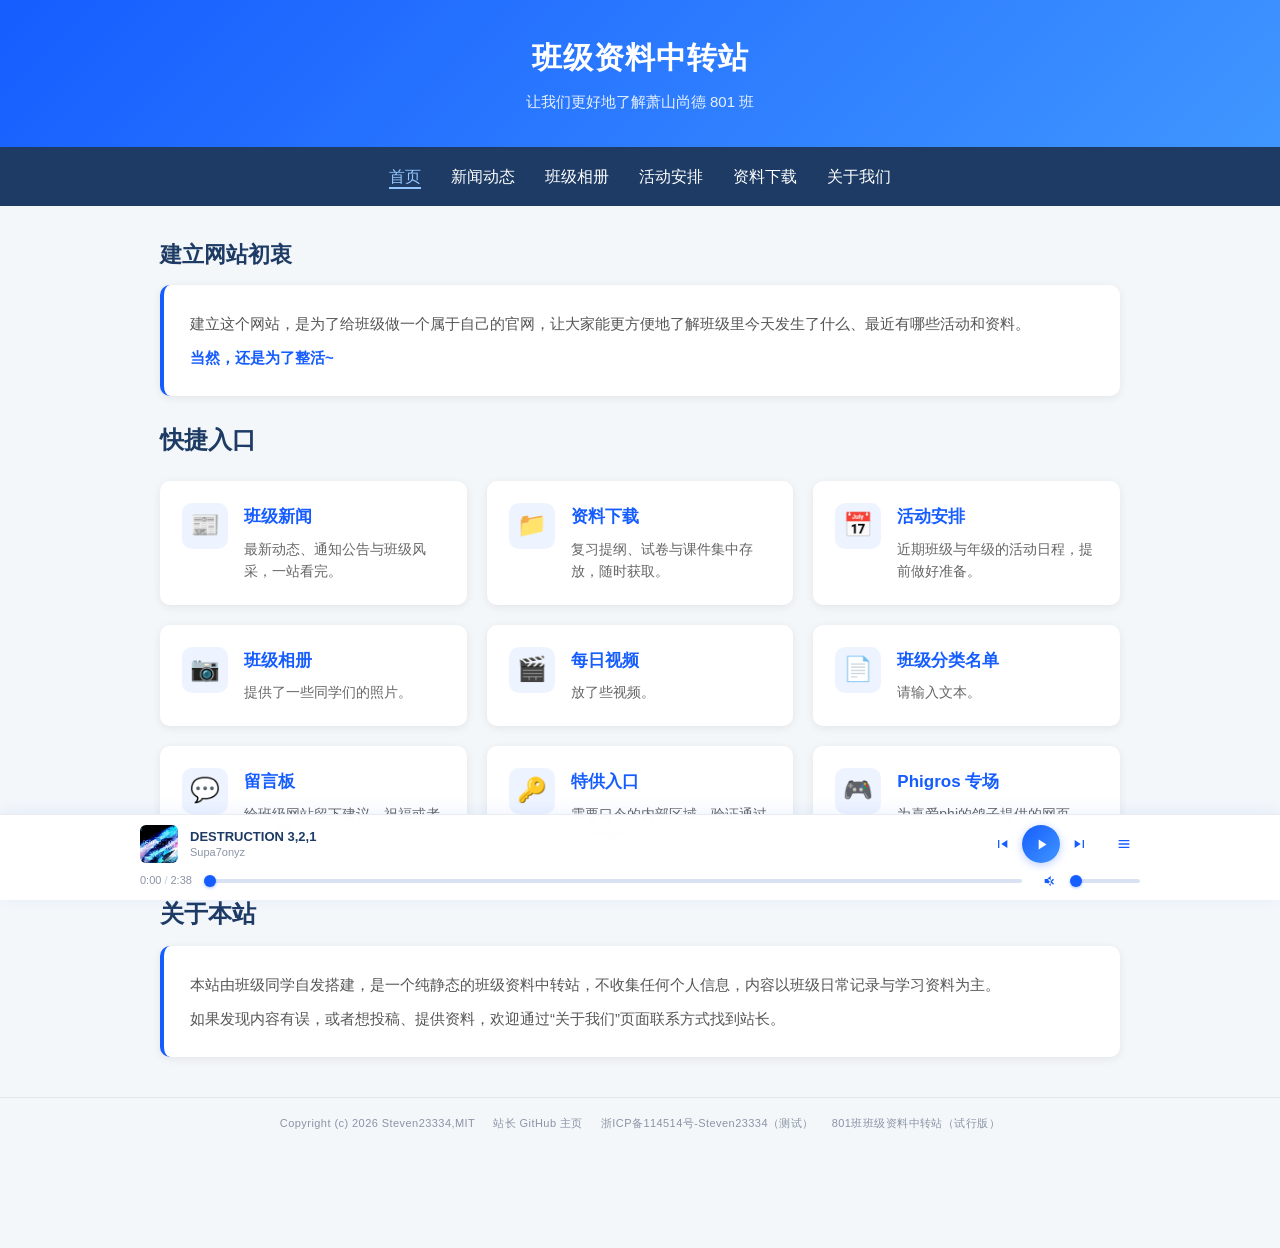
<file: index.html>
<!doctype html>
<html lang="zh-CN">

<head>
  <!-- 缓存控制：尽量让首页也拿最新版 -->
  <meta http-equiv="Cache-Control" content="no-cache, no-store, must-revalidate" />
  <meta http-equiv="Pragma" content="no-cache" />
  <meta http-equiv="Expires" content="0" />

  <link rel="icon" href="image/favicon.ico" type="image/x-icon" />
  <meta charset="UTF-8" />
  <meta name="viewport" content="width=device-width, initial-scale=1.0" />
  <title>班级资料中转站 - 萧山尚德801班</title>
  <link rel="stylesheet" href="css/main_css.css" />
  <script src="js/site-layout.js" defer></script>
</head>

<body data-page="home">
  <div class="container">
    <h2>建立网站初衷</h2>
    <div class="hero">
      <p>
        建立这个网站，是为了给班级做一个属于自己的官网，让大家能更方便地了解班级里今天发生了什么、最近有哪些活动和资料。
      </p>
      <p><strong>当然，还是为了整活~</strong></p>
    </div>

    <h2>快捷入口</h2>
    <div class="quick-grid">
      <a class="quick-card" href="news.html" target="_blank" rel="noopener noreferrer">
        <div class="quick-icon">📰</div>
        <div class="quick-body">
          <h3>班级新闻</h3>
          <p>最新动态、通知公告与班级风采，一站看完。</p>
        </div>
      </a>

      <a class="quick-card" href="information/information.html" target="_blank" rel="noopener noreferrer">
        <div class="quick-icon">📁</div>
        <div class="quick-body">
          <h3>资料下载</h3>
          <p>复习提纲、试卷与课件集中存放，随时获取。</p>
        </div>
      </a>

      <a class="quick-card" href="calendar.html" target="_blank" rel="noopener noreferrer">
        <div class="quick-icon">📅</div>
        <div class="quick-body">
          <h3>活动安排</h3>
          <p>近期班级与年级的活动日程，提前做好准备。</p>
        </div>
      </a>

      <a class="quick-card" href="gallery/gallery.html" target="_blank" rel="noopener noreferrer">
        <div class="quick-icon">📷</div>
        <div class="quick-body">
          <h3>班级相册</h3>
          <p>提供了一些同学们的照片。</p>
        </div>
      </a>

      <a class="quick-card" href="per_days_videos.html" target="_blank" rel="noopener noreferrer">
        <div class="quick-icon">🎬</div>
        <div class="quick-body">
          <h3>每日视频</h3>
          <p>放了些视频。</p>
        </div>
      </a>

      <a class="quick-card" href="god_insame_people.html" target="_blank" rel="noopener noreferrer">
        <div class="quick-icon">📄</div>
        <div class="quick-body">
          <h3>班级分类名单</h3>
          <p>请输入文本。</p>
        </div>
      </a>

      <a class="quick-card" href="https://github.com/Steven23334/A_Class_Website/issues" target="_blank" rel="noopener noreferrer">
        <div class="quick-icon">💬</div>
        <div class="quick-body">
          <h3>留言板</h3>
          <p>给班级网站留下建议、祝福或者一句吐槽。(GitHub Issues)</p>
        </div>
      </a>

      <a class="quick-card" href="secret.html" target="_blank" rel="noopener noreferrer">
        <div class="quick-icon">🔑</div>
        <div class="quick-body">
          <h3>特供入口</h3>
          <p>需要口令的内部区域，验证通过后自动放行。</p>
        </div>
      </a>

      <a class="quick-card" href="Phigros_Web/Phigros.html" target="_blank" rel="noopener noreferrer">
        <div class="quick-icon">🎮</div>
        <div class="quick-body">
          <h3>Phigros 专场</h3>
          <p>为喜爱phi的鸽子提供的网页</p>
        </div>
      </a>
    </div>

    <h2>关于本站</h2>
    <div class="hero">
      <p>
        本站由班级同学自发搭建，是一个纯静态的班级资料中转站，不收集任何个人信息，内容以班级日常记录与学习资料为主。
      </p>
      <p>
        如果发现内容有误，或者想投稿、提供资料，欢迎通过“关于我们”页面联系方式找到站长。
      </p>
    </div>
  </div>
  <!-- container 在这里正确闭合 -->

  <!-- ==================== 底部音乐播放器 ==================== -->
  <aside id="player" class="music-player" aria-label="音乐播放器">
    <!-- 播放列表弹窗 -->
    <div id="playlist" class="playlist" hidden>
      <div class="playlist-heading">
        <div>
          <span class="eyebrow">PLAYLIST</span>
          <h3>班级日常 BGM</h3>
        </div>
        <button type="button" class="player-btn playlist-close" id="playlistClose" aria-label="关闭播放列表">✕</button>
      </div>
      <div id="playlistTracks" class="playlist-tracks"></div>
    </div>

    <div class="player-inner">
      <div class="player-main">
        <img id="playerCover" class="player-cover" alt="" width="38" height="38" />
        <div class="player-info">
          <strong id="playerTitle" class="player-title">—</strong>
          <span id="playerArtist" class="player-artist">—</span>
        </div>
        <div class="player-controls">
          <button type="button" id="prevBtn" class="player-btn" aria-label="上一首"></button>
          <button type="button" id="playBtn" class="player-btn player-play" aria-label="播放"></button>
          <button type="button" id="nextBtn" class="player-btn" aria-label="下一首"></button>
        </div>
        <button type="button" id="listBtn" class="player-btn" aria-label="播放列表" aria-controls="playlist"
          aria-expanded="false"></button>
      </div>

      <div class="player-bottom">
        <div class="player-time">
          <span id="elapsed">0:00</span><span class="sep">/</span><span id="duration">0:00</span>
        </div>
        <input type="range" id="seek" class="player-seek" min="0" max="1000" value="0" step="1"
          aria-label="播放进度" />
        <div class="volume-control">
          <button type="button" id="volumeBtn" class="player-btn" aria-label="静音"></button>
          <input type="range" id="volumeRange" class="volume-range" min="0" max="1" step="0.01" value="0.6"
            aria-label="音量" />
        </div>
      </div>
    </div>
  </aside>

  <audio id="audio" preload="metadata"></audio>
  <script src="js/music-player.js" defer></script>
</body>

</html>
</file>
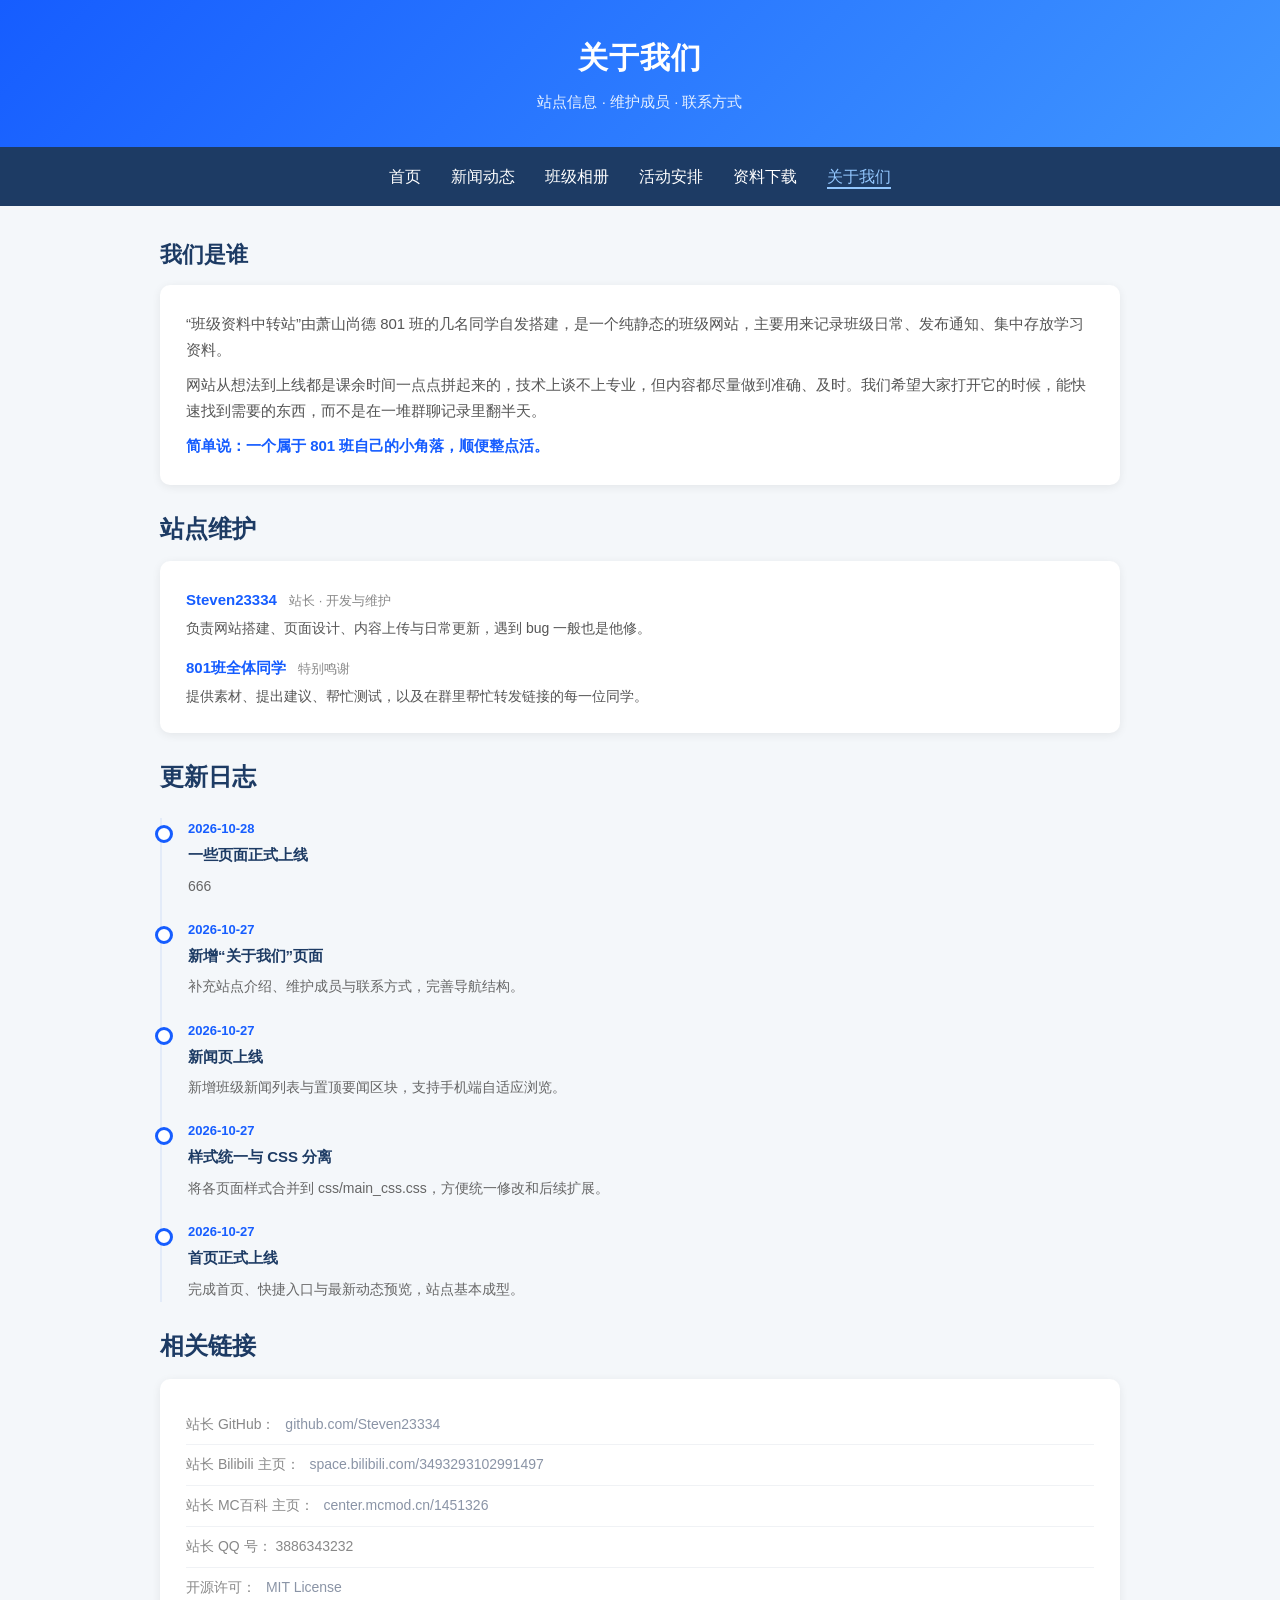
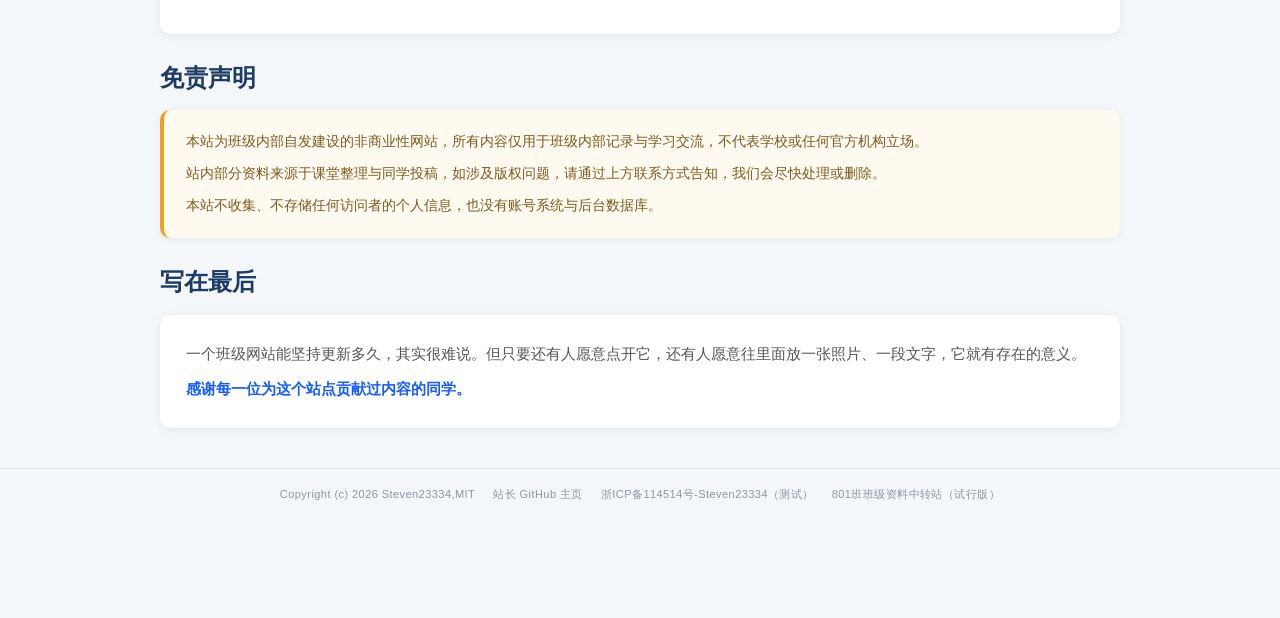
<file: about_us.html>
<!doctype html>
<html lang="zh-CN">

<head>
  <link rel="icon" href="/image/favicon.ico" type="image/x-icon" />
  <meta charset="UTF-8" />
  <meta name="viewport" content="width=device-width, initial-scale=1.0" />
  <title>关于我们 - 萧山尚德801班</title>
  <link rel="stylesheet" href="css/main_css.css" />
  <script src="js/site-layout.js" defer></script>
</head>

<body data-page="about">
  <div class="container">
    <h2>我们是谁</h2>
    <div class="about-card">
      <p>
        “班级资料中转站”由萧山尚德 801
        班的几名同学自发搭建，是一个纯静态的班级网站，主要用来记录班级日常、发布通知、集中存放学习资料。
      </p>
      <p>
        网站从想法到上线都是课余时间一点点拼起来的，技术上谈不上专业，但内容都尽量做到准确、及时。我们希望大家打开它的时候，能快速找到需要的东西，而不是在一堆群聊记录里翻半天。
      </p>
      <p>
        <strong>简单说：一个属于 801 班自己的小角落，顺便整点活。</strong>
      </p>
    </div>

    <h2>站点维护</h2>
    <div class="about-card">
      <dl class="member-list">
        <dt>Steven23334 <span class="role">站长 · 开发与维护</span></dt>
        <dd>
          负责网站搭建、页面设计、内容上传与日常更新，遇到 bug 一般也是他修。
        </dd>

        <dt>801班全体同学 <span class="role">特别鸣谢</span></dt>
        <dd>
          提供素材、提出建议、帮忙测试，以及在群里帮忙转发链接的每一位同学。
        </dd>
      </dl>
    </div>

    <h2>更新日志</h2>
    <ul class="timeline">
      <li>
        <span class="tl-date">2026-10-28</span>
        <span class="tl-title">一些页面正式上线</span>
        <span class="tl-desc">666</span>
      </li>
      <li>
        <span class="tl-date">2026-10-27</span>
        <span class="tl-title">新增“关于我们”页面</span>
        <span class="tl-desc">补充站点介绍、维护成员与联系方式，完善导航结构。</span>
      </li>
      <li>
        <span class="tl-date">2026-10-27</span>
        <span class="tl-title">新闻页上线</span>
        <span class="tl-desc">新增班级新闻列表与置顶要闻区块，支持手机端自适应浏览。</span>
      </li>
      <li>
        <span class="tl-date">2026-10-27</span>
        <span class="tl-title">样式统一与 CSS 分离</span>
        <span class="tl-desc">将各页面样式合并到 css/main_css.css，方便统一修改和后续扩展。</span>
      </li>
      <li>
        <span class="tl-date">2026-10-27</span>
        <span class="tl-title">首页正式上线</span>
        <span class="tl-desc">完成首页、快捷入口与最新动态预览，站点基本成型。</span>
      </li>
    </ul>

    <h2>相关链接</h2>
    <div class="about-card">
      <ul class="contact-links">
        <li>
          <span class="label">站长 GitHub：</span>
          <a class="link-plain" href="https://github.com/Steven23334" target="_blank"
            rel="noopener noreferrer">github.com/Steven23334</a>
        </li>
        <li>
          <span class="label">站长 Bilibili 主页：</span>
          <a class="link-plain" href="https://space.bilibili.com/3493293102991497" target="_blank"
            rel="noopener noreferrer">space.bilibili.com/3493293102991497</a>
        </li>
        <li>
          <span class="label">站长 MC百科 主页：</span>
          <a class="link-plain" href="https://center.mcmod.cn/1451326/" target="_blank"
            rel="noopener noreferrer">center.mcmod.cn/1451326</a>
        </li>
        <li>
          <span class="label">站长 QQ 号：  3886343232</span>
        </li>
        <li>
          <span class="label">开源许可：</span>
          <a class="link-plain" href="LICENSE/LICENSE.html" target="_blank" rel="noopener noreferrer">MIT License</a>
        </li>
      </ul>
    </div>

    <h2>免责声明</h2>
    <div class="notice-box">
      <p>
        本站为班级内部自发建设的非商业性网站，所有内容仅用于班级内部记录与学习交流，不代表学校或任何官方机构立场。
      </p>
      <p>
        站内部分资料来源于课堂整理与同学投稿，如涉及版权问题，请通过上方联系方式告知，我们会尽快处理或删除。
      </p>
      <p>
        本站不收集、不存储任何访问者的个人信息，也没有账号系统与后台数据库。
      </p>
    </div>

    <h2>写在最后</h2>
    <div class="about-card">
      <p>
        一个班级网站能坚持更新多久，其实很难说。但只要还有人愿意点开它，还有人愿意往里面放一张照片、一段文字，它就有存在的意义。
      </p>
      <p><strong>感谢每一位为这个站点贡献过内容的同学。</strong></p>
    </div>
  </div>
</body>

</html>
</file>
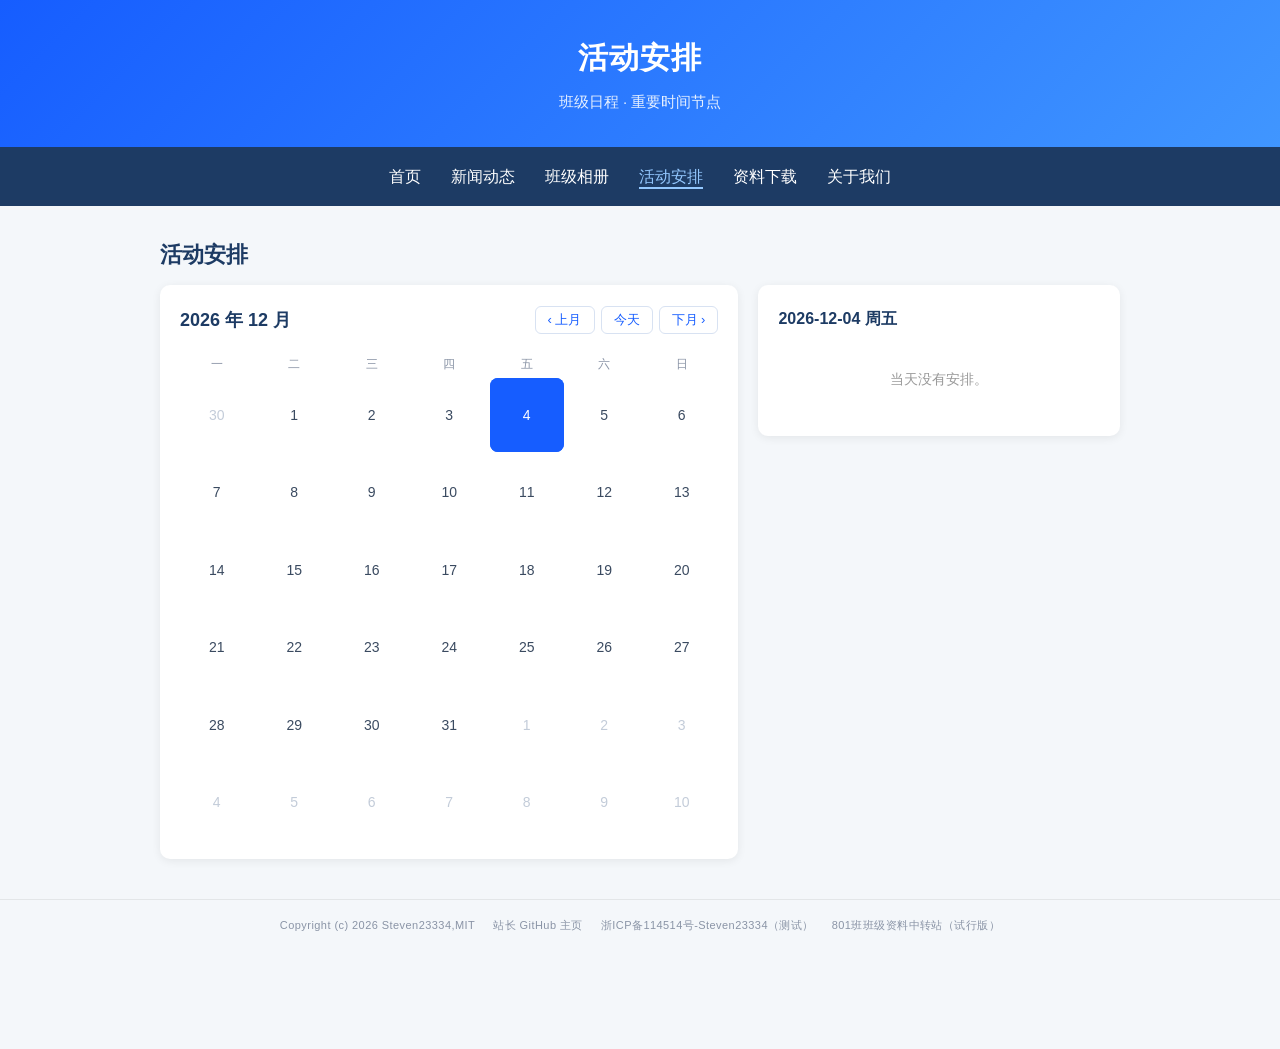
<file: calendar.html>
<!doctype html>
<html lang="zh-CN">
  <head>
    <link rel="icon" href="/image/favicon.ico" type="image/x-icon" />
    <meta charset="UTF-8" />
    <meta name="viewport" content="width=device-width, initial-scale=1.0" />
    <title>活动安排 - 萧山尚德801班</title>
    <link rel="stylesheet" href="css/main_css.css" />
    <script src="js/site-layout.js" defer></script>
    <script src="js/calendar.js" defer></script>
  </head>
  <body data-page="calendar" data-base="./">
    <div class="container">
      <h2>活动安排</h2>

      <div class="calendar-layout">
        <section class="calendar-panel">
          <div class="calendar-head">
            <div class="calendar-title" id="calTitle">加载中…</div>
            <div class="calendar-nav">
              <button type="button" class="cal-btn" id="calPrev">‹ 上月</button>
              <button type="button" class="cal-btn" id="calToday">今天</button>
              <button type="button" class="cal-btn" id="calNext">下月 ›</button>
            </div>
          </div>

          <div class="calendar-weekdays">
            <span>一</span>
            <span>二</span>
            <span>三</span>
            <span>四</span>
            <span>五</span>
            <span>六</span>
            <span>日</span>
          </div>

          <div class="calendar-grid" id="calGrid"></div>
        </section>

        <aside class="event-panel">
          <h3 id="eventDate">当日活动</h3>
          <div id="eventList"></div>
        </aside>
      </div>

      <p class="calendar-tip" id="calTip"></p>
    </div>
  </body>
</html>
</file>
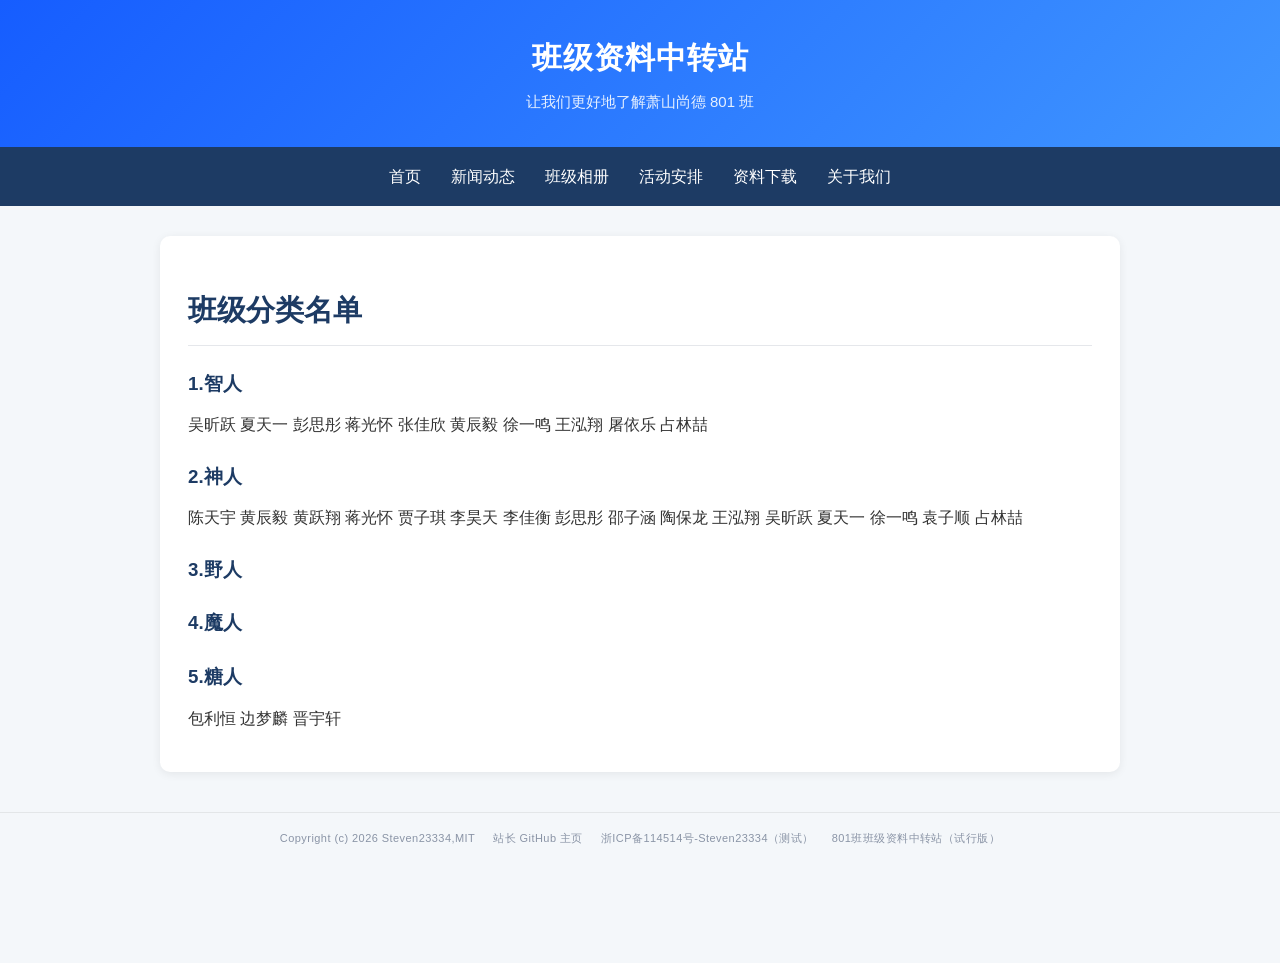
<file: god_insame_people.html>
<!doctype html>
<html lang="zh-CN">

<head>
  <meta charset="UTF-8" />
  <link rel="icon" href="/image/favicon.ico" type="image/x-icon" />
  <meta name="viewport" content="width=device-width, initial-scale=1.0" />
  <title>班级神人名单 - 萧山尚德801班</title>
  <!-- 统一引用外部样式表 -->
  <link rel="stylesheet" href="css/main_css.css" />
</head>

<!-- 文案开头 -->
<!--<div class="container">
  <h2>班级神人名单</h2>
</div> -->
<!-- data-page 决定 header 文案与导航高亮，其余由 site-layout.js 渲染 -->

<body data-page="history">
  <div class="container">
    <!-- 使用 main_css.css 中的 .md-content 样式 -->
    <div id="content" class="md-content">
      <p class="loading">正在加载 README.md ...</p>
    </div>
  </div>

  <!-- 公共布局：自动渲染 header / nav / footer -->
  <script src="js/site-layout.js"></script>

  <!-- Markdown 渲染 -->
  <script src="js/Markdown_Lib/marked.min.js"></script>
  <script>
    (async () => {
      const content = document.getElementById("content");

      try {
        // README.md 路径相对于本页面
        const response = await fetch("god_insame_people.md", {
          cache: "no-store",
        });

        if (!response.ok) {
          throw new Error(`HTTP ${response.status} ${response.statusText}`);
        }

        const markdownText = await response.text();

        // 把 Markdown 转成 HTML 并挂载
        content.innerHTML = marked.parse(markdownText);

        // 让外部链接在新标签页打开，避免当前页面被跳走
        content.querySelectorAll("a").forEach((link) => {
          if (link.hostname && link.hostname !== location.hostname) {
            link.target = "_blank";
            link.rel = "noopener noreferrer";
          }
        });
      } catch (error) {
        content.innerHTML = `
                    <p class="error">
                        加载 README.md 失败：${error.message}<br>
                        请确认：<br>
                        1. README.md 路径是否正确；<br>
                        2. 你是通过本地服务器访问页面，而不是直接双击 HTML 文件。
                    </p>
                `;
        console.error("加载 MD 文件失败:", error);
      }
    })();
  </script>
</body>

</html>
</file>
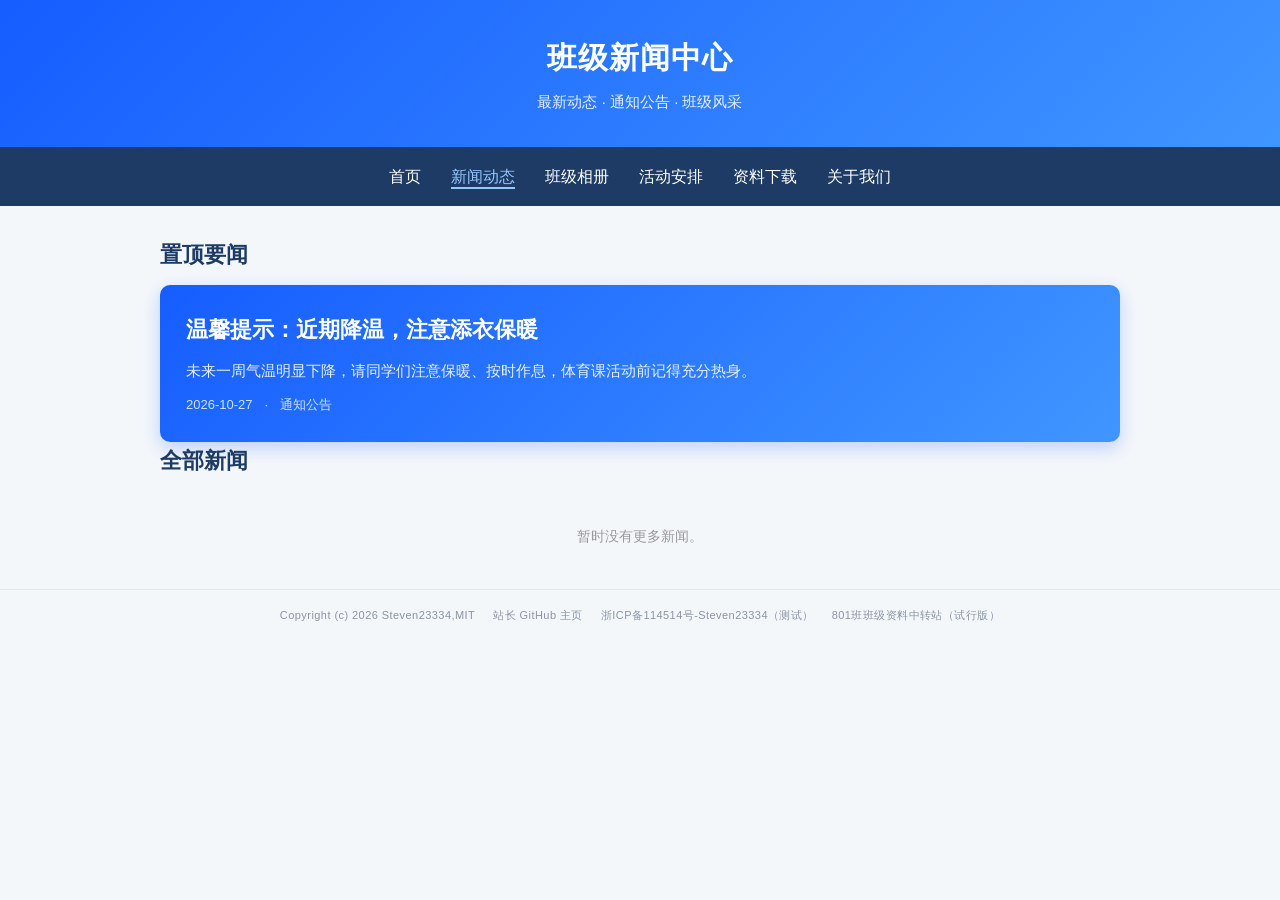
<file: news.html>
<!doctype html>
<html lang="zh-CN">
  <head>
    <link rel="icon" href="/image/favicon.ico" type="image/x-icon" />
    <meta charset="UTF-8" />
    <meta name="viewport" content="width=device-width, initial-scale=1.0" />
    <title>班级新闻 - 萧山尚德801班</title>
    <link rel="stylesheet" href="css/main_css.css" />
    <script src="js/site-layout.js" defer></script>
    <script src="js/news-list.js" defer></script>
  </head>
  <body data-page="news">
    <div class="container">
      <div id="pinnedWrap"></div>
      <h2>全部新闻</h2>
      <div class="news-list" id="newsList"></div>
      <p class="end-tip" id="newsEmpty" style="display: none">暂时没有新闻。</p>
    </div>
  </body>
</html>
</file>
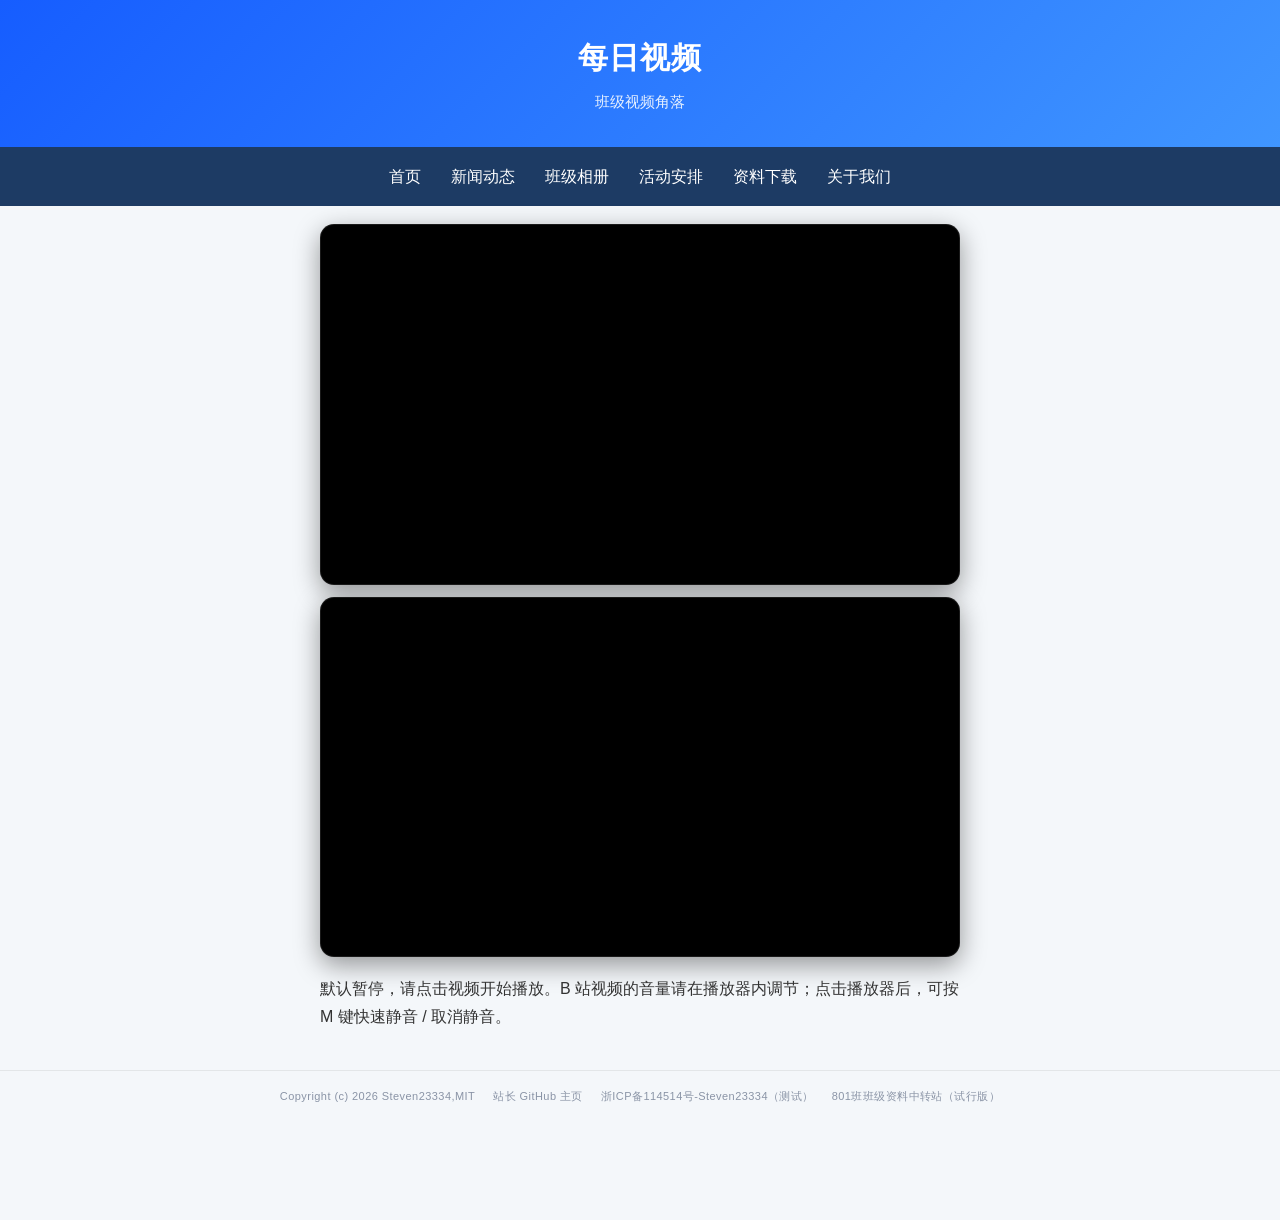
<file: per_days_videos.html>
<!doctype html>
<html lang="zh-CN">

<head>
  <meta http-equiv="Cache-Control" content="no-cache, no-store, must-revalidate" />
  <meta http-equiv="Pragma" content="no-cache" />
  <meta http-equiv="Expires" content="0" />

  <link rel="icon" href="image/favicon.ico" type="image/x-icon" />
  <meta charset="UTF-8" />
  <meta name="viewport" content="width=device-width, initial-scale=1.0" />
  <title>每日视频 - 萧山尚德801班</title>
  <link rel="stylesheet" href="css/main_css.css" />
  <link rel="stylesheet" href="css/videos.css" />
  <script src="js/site-layout.js" defer></script>
</head>

<body data-page="videos">
  <div class="video-block">
    <!-- 视频由 js/videos.js 按 VIDEOS 顺序渲染，不再显示标题 -->
    <div id="videoList"></div>
  </div>

  <div class="video-block">
    <div>默认暂停，请点击视频开始播放。B 站视频的音量请在播放器内调节；点击播放器后，可按 M 键快速静音 / 取消静音。</div>
  </div>

  <script src="js/videos.js" defer></script>
</body>

</html>
</file>
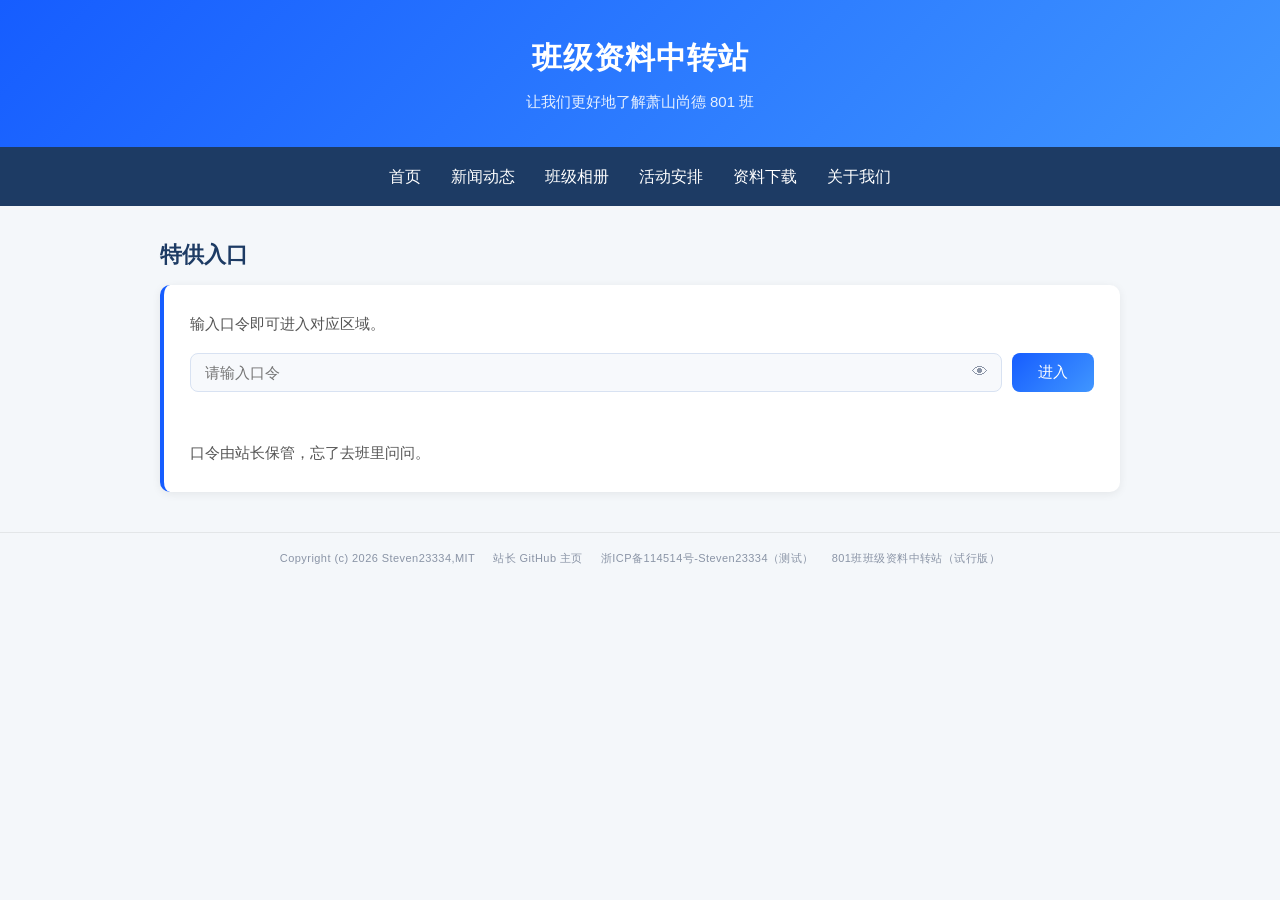
<file: secret.html>
<!doctype html>
<html lang="zh-CN">

<head>
  <!-- 版本号：每次改 KEYS / SALT / 页面内容时，把这个值改一下（随便写，和上次不同即可） -->
  <meta name="x-ver" content="2026-11-04-01" />

  <!-- 免缓存：命中缓存时 fetch 最新 HTML，版本号不同才原地替换，URL 不变 -->
  <script>
    (function () {
      try {
        if (location.protocol !== 'http:' && location.protocol !== 'https:') return;

        var nav = performance.getEntriesByType &&
          performance.getEntriesByType('navigation')[0];

        // 只有“从缓存加载”才处理；首次访问/强刷直接跳过
        if (!nav || nav.transferSize !== 0 || nav.decodedBodySize === 0) return;

        // 防死循环：document.write 重写后脚本会再执行一次，这时直接退出
        if (sessionStorage.getItem('sd801.chk') === '1') {
          sessionStorage.removeItem('sd801.chk');
          return;
        }
        sessionStorage.setItem('sd801.chk', '1');

        var curMeta = document.querySelector('meta[name="x-ver"]');
        var curVer = curMeta ? curMeta.getAttribute('content') : '';

        // 无缓存拉取服务器上的最新 HTML（不带 hash，避免把 #gen 丢掉）
        fetch(location.pathname + location.search, {
          cache: 'no-store',
          credentials: 'same-origin'
        })
          .then(function (r) { return r.text(); })
          .then(function (html) {
            var m = html.match(/<meta\s+name=["']x-ver["']\s+content=["']([^"']*)["']/i);
            var newVer = m ? m[1] : '';

            if (newVer && newVer !== curVer) {
              // 服务器版本更新了：原地替换文档，URL 不变
              document.open();
              document.write(html);
              document.close();
            } else {
              // 版本一致，什么都不做（不闪烁）
              sessionStorage.removeItem('sd801.chk');
            }
          })
          .catch(function () {
            // 网络异常就正常显示缓存内容
            sessionStorage.removeItem('sd801.chk');
          });
      } catch (e) { /* 忽略 */ }
    })();
  </script>

  <link rel="icon" href="image/favicon.ico" type="image/x-icon" />
  <meta charset="UTF-8" />
  <meta name="viewport" content="width=device-width, initial-scale=1.0" />
  <meta name="robots" content="noindex, nofollow" />
  <title>特供入口 - 萧山尚德801班</title>
  <link rel="stylesheet" href="css/main_css.css" />
  <script src="js/site-layout.js" defer></script>
</head>

<body data-page="secret">
  <div class="container">
    <h2>特供入口</h2>

    <div class="hero">
      <p>输入口令即可进入对应区域。</p>

      <form class="secret-form" id="secretForm" autocomplete="off" novalidate>
        <div class="secret-field">
          <input class="secret-input" id="secretInput" type="password" placeholder="请输入口令" aria-label="口令"
            autocomplete="off" spellcheck="false" maxlength="128" />
          <button class="secret-eye" id="secretEye" type="button" aria-label="显示口令" title="显示/隐藏">👁</button>
        </div>
        <button class="secret-btn" id="secretBtn" type="submit">进入</button>
      </form>

      <p class="secret-msg" id="secretMsg" role="status" aria-live="polite"></p>
      <p class="secret-hint">口令由站长保管，忘了去班里问问。</p>
    </div>

    <!-- ===== 口令哈希生成器（访问 secret.html#gen 才显示） ===== -->
    <div id="genBox" hidden>
      <h2>口令哈希生成器（站长专用）</h2>
      <div class="hero">
        <p>输入新口令，生成后复制结果替换 <code>KEYS</code> 里对应项。</p>
        <form class="secret-form" id="genForm" autocomplete="off" novalidate>
          <input class="secret-input" id="genInput" type="text" placeholder="新口令" autocomplete="off" />
          <button class="secret-btn" type="submit">生成</button>
        </form>
        <p class="secret-msg" id="genMsg"></p>
        <textarea class="secret-out" id="genOut" rows="4" readonly placeholder="生成结果会显示在这里"></textarea>
        <p class="secret-hint">盐：<code id="saltShow"></code>（要和 secret.html 里 <code>SALT</code> 一致）</p>
        <p class="secret-hint">当前版本：<code id="verShow"></code></p>
      </div>
    </div>
  </div>

  <script>
    (function () {
      'use strict';

      /* ==================== 配置区（只改这里） ==================== */
      // 盐：换口令时不用动；想更保险可以改成一个随机字符串，然后重新生成所有 hash
      var SALT = 'sd801-2026';

      // 每条口令存的是 sha256(SALT + ':' + 明文) 的结果。
      // 加/改口令：访问 secret.html#gen 生成新 hash 粘进来。
      // ⚠️ 改完这里，记得把 <head> 里的 <meta name="x-ver"> 也改一下，否则缓存不刷新
      var KEYS = [
        { hash: 'f1643bdab1295900fbf0925a1ccf00dee91b682315d18e4cb8fc59790dbeb3f5', url: 'vip.html' }
      ];

      // 会话存储键名 & 有效期
      var SESSION_KEY = 'sd801.sess.v2';
      var TTL_MS = 30 * 60 * 1000;   // 30 分钟

      // 失败限流
      var MAX_ATTEMPTS = 5;
      var LOCK_SECONDS = 30;

      // 口令输入长度限制
      var MIN_LEN = 1;
      var MAX_LEN = 128;
      /* ======================================================= */

      /* ---------- SHA-256（纯 JS，http/file 环境也能用） ---------- */
      function sha256Hex(input) {
        var K = [
          0x428a2f98, 0x71374491, 0xb5c0fbcf, 0xe9b5dba5, 0x3956c25b, 0x59f111f1, 0x923f82a4, 0xab1c5ed5,
          0xd807aa98, 0x12835b01, 0x243185be, 0x550c7dc3, 0x72be5d74, 0x80deb1fe, 0x9bdc06a7, 0xc19bf174,
          0xe49b69c1, 0xefbe4786, 0x0fc19dc6, 0x240ca1cc, 0x2de92c6f, 0x4a7484aa, 0x5cb0a9dc, 0x76f988da,
          0x983e5152, 0xa831c66d, 0xb00327c8, 0xbf597fc7, 0xc6e00bf3, 0xd5a79147, 0x06ca6351, 0x14292967,
          0x27b70a85, 0x2e1b2138, 0x4d2c6dfc, 0x53380d13, 0x650a7354, 0x766a0abb, 0x81c2c92e, 0x92722c85,
          0xa2bfe8a1, 0xa81a664b, 0xc24b8b70, 0xc76c51a3, 0xd192e819, 0xd6990624, 0xf40e3585, 0x106aa070,
          0x19a4c116, 0x1e376c08, 0x2748774c, 0x34b0bcb5, 0x391c0cb3, 0x4ed8aa4a, 0x5b9cca4f, 0x682e6ff3,
          0x748f82ee, 0x78a5636f, 0x84c87814, 0x8cc70208, 0x90befffa, 0xa4506ceb, 0xbef9a3f7, 0xc67178f2
        ];
        var H = [0x6a09e667, 0xbb67ae85, 0x3c6ef372, 0xa54ff53a, 0x510e527f, 0x9b05688c, 0x1f83d9ab, 0x5be0cd19];
        var bytes = [];
        for (var i = 0; i < input.length; i++) {
          var c = input.charCodeAt(i);
          if (c < 0x80) bytes.push(c);
          else if (c < 0x800) bytes.push(0xc0 | (c >> 6), 0x80 | (c & 63));
          else if (c < 0xd800 || c >= 0xe000) bytes.push(0xe0 | (c >> 12), 0x80 | ((c >> 6) & 63), 0x80 | (c & 63));
          else {
            i++;
            var c2 = input.charCodeAt(i) || 0;
            var cp = 0x10000 + (((c & 0x3ff) << 10) | (c2 & 0x3ff));
            bytes.push(0xf0 | (cp >> 18), 0x80 | ((cp >> 12) & 63), 0x80 | ((cp >> 6) & 63), 0x80 | (cp & 63));
          }
        }
        var bitLen = bytes.length * 8;
        bytes.push(0x80);
        while (bytes.length % 64 !== 56) bytes.push(0);
        var hi = Math.floor(bitLen / 0x100000000), lo = bitLen >>> 0;
        bytes.push((hi >>> 24) & 255, (hi >>> 16) & 255, (hi >>> 8) & 255, hi & 255);
        bytes.push((lo >>> 24) & 255, (lo >>> 16) & 255, (lo >>> 8) & 255, lo & 255);

        function rotr(x, n) { return (x >>> n) | (x << (32 - n)); }

        for (var off = 0; off < bytes.length; off += 64) {
          var w = new Array(64);
          for (var j = 0; j < 16; j++) {
            w[j] = (bytes[off + j * 4] << 24) | (bytes[off + j * 4 + 1] << 16) | (bytes[off + j * 4 + 2] << 8) | bytes[off + j * 4 + 3];
          }
          for (var j2 = 16; j2 < 64; j2++) {
            var s0 = rotr(w[j2 - 15], 7) ^ rotr(w[j2 - 15], 18) ^ (w[j2 - 15] >>> 3);
            var s1 = rotr(w[j2 - 2], 17) ^ rotr(w[j2 - 2], 19) ^ (w[j2 - 2] >>> 10);
            w[j2] = (w[j2 - 16] + s0 + w[j2 - 7] + s1) | 0;
          }
          var a = H[0], b = H[1], c3 = H[2], d = H[3], e = H[4], f = H[5], g = H[6], h = H[7];
          for (var r = 0; r < 64; r++) {
            var S1 = rotr(e, 6) ^ rotr(e, 11) ^ rotr(e, 25);
            var ch = (e & f) ^ (~e & g);
            var t1 = (h + S1 + ch + K[r] + w[r]) | 0;
            var S0 = rotr(a, 2) ^ rotr(a, 13) ^ rotr(a, 22);
            var maj = (a & b) ^ (a & c3) ^ (b & c3);
            var t2 = (S0 + maj) | 0;
            h = g; g = f; f = e; e = (d + t1) | 0;
            d = c3; c3 = b; b = a; a = (t1 + t2) | 0;
          }
          H[0] = (H[0] + a) | 0; H[1] = (H[1] + b) | 0; H[2] = (H[2] + c3) | 0; H[3] = (H[3] + d) | 0;
          H[4] = (H[4] + e) | 0; H[5] = (H[5] + f) | 0; H[6] = (H[6] + g) | 0; H[7] = (H[7] + h) | 0;
        }
        return H.map(function (x) { return (x >>> 0).toString(16).padStart(8, '0'); }).join('');
      }

      function hashPassword(pw) { return sha256Hex(SALT + ':' + pw); }

      /* ---------- 常量时间字符串比较 ---------- */
      function safeEqual(a, b) {
        if (typeof a !== 'string' || typeof b !== 'string') return false;
        if (a.length !== b.length) return false;
        var r = 0;
        for (var i = 0; i < a.length; i++) r |= a.charCodeAt(i) ^ b.charCodeAt(i);
        return r === 0;
      }

      /* ---------- 随机 token ---------- */
      function randomToken() {
        try {
          var buf = new Uint8Array(16);
          crypto.getRandomValues(buf);
          return Array.prototype.map.call(buf, function (x) {
            return ('0' + x.toString(16)).slice(-2);
          }).join('');
        } catch (e) {
          return Math.random().toString(36).slice(2) + Date.now().toString(36);
        }
      }

      /* ---------- 会话读写（localStorage：同源跨标签页共享，带 TTL） ---------- */
      function readSession() {
        try {
          var raw = localStorage.getItem(SESSION_KEY);
          if (!raw) return null;
          var s = JSON.parse(raw);
          if (!s || !s.t || !s.e || !s.u) return null;
          if (Date.now() > s.e) { localStorage.removeItem(SESSION_KEY); return null; }
          return s;
        } catch (e) { return null; }
      }
      function writeSession(url) {
        var s = { t: randomToken(), e: Date.now() + TTL_MS, u: url };
        try { localStorage.setItem(SESSION_KEY, JSON.stringify(s)); } catch (e) { }
        return s;
      }
      function clearSession() {
        try { localStorage.removeItem(SESSION_KEY); } catch (e) { }
      }
      /* ---------- 只接受同源 URL，防手写 sessionStorage 注入 ---------- */
      function safeUrl(u) {
        try {
          if (typeof u !== 'string' || !u) return 'secret.html';
          var url = new URL(u, location.href);
          if (url.origin !== location.origin) return 'secret.html';
          return url.pathname + url.search + url.hash;
        } catch (e) {
          return 'secret.html';
        }
      }

      /* ---------- 匹配口令 ---------- */
      function match(input) {
        var h = hashPassword(input);
        for (var i = 0; i < KEYS.length; i++) {
          if (safeEqual(KEYS[i].hash, h)) return KEYS[i].url;
        }
        return null;
      }

      /* ==================== 页面初始化 ==================== */
      var form = document.getElementById('secretForm');
      var input = document.getElementById('secretInput');
      var btn = document.getElementById('secretBtn');
      var msg = document.getElementById('secretMsg');
      var eye = document.getElementById('secretEye');

      var attempts = 0, locked = false;

      function setMsg(text, type) {
        msg.textContent = text;
        msg.className = 'secret-msg' + (type ? ' ' + type : '');
      }

      // 已有有效会话：只给“直接进入”链接，不自动跳
      var sess = readSession();
      if (sess) {
        var tip = document.createElement('p');
        tip.className = 'secret-hint';
        tip.appendChild(document.createTextNode('上次验证仍然有效，'));

        var a = document.createElement('a');
        a.className = 'link-plain';
        a.href = safeUrl(sess.u);
        a.textContent = '直接进入';

        tip.appendChild(a);
        msg.parentNode.appendChild(tip);
      }

      // 显示/隐藏口令
      eye.addEventListener('click', function () {
        var isPw = input.type === 'password';
        input.type = isPw ? 'text' : 'password';
        eye.textContent = isPw ? '🙈' : '👁';
        eye.setAttribute('aria-label', isPw ? '隐藏口令' : '显示口令');
        input.focus();
      });

      // 提交
      form.addEventListener('submit', function (e) {
        e.preventDefault();
        if (locked) return;

        var value = input.value.trim();

        if (!value) {
          setMsg('请先输入口令。', 'error');
          input.focus();
          return;
        }
        if (value.length < MIN_LEN) {
          setMsg('口令太短。', 'error');
          input.focus();
          return;
        }
        if (value.length > MAX_LEN) {
          setMsg('口令太长。', 'error');
          input.focus();
          return;
        }

        btn.disabled = true;
        btn.textContent = '验证中…';

        setTimeout(function () {
          var target = match(value);

          if (target) {
            setMsg('口令正确，正在进入…', 'ok');
            writeSession(target);
            setTimeout(function () { location.href = target; }, 350);
            return;
          }

          attempts++;
          input.value = '';
          input.focus();

          if (attempts >= MAX_ATTEMPTS) {
            startLock();
          } else {
            setMsg('口令不对（还剩 ' + (MAX_ATTEMPTS - attempts) + ' 次机会）', 'error');
            btn.disabled = false;
            btn.textContent = '进入';
          }
        }, 60);
      });

      function startLock() {
        locked = true;
        var left = LOCK_SECONDS;
        btn.disabled = true;
        setMsg('尝试次数过多，请 ' + left + ' 秒后再试。', 'error');

        var timer = setInterval(function () {
          left--;
          if (left <= 0) {
            clearInterval(timer);
            locked = false;
            attempts = 0;
            btn.disabled = false;
            btn.textContent = '进入';
            setMsg('可以重新尝试了。');
            return;
          }
          setMsg('尝试次数过多，请 ' + left + ' 秒后再试。', 'error');
        }, 1000);
      }

      /* ==================== 生成器（#gen） ==================== */
      var genBox = document.getElementById('genBox');
      if (location.hash === '#gen') {
        genBox.hidden = false;
        document.getElementById('saltShow').textContent = SALT;

        var verMeta = document.querySelector('meta[name="x-ver"]');
        var verShow = document.getElementById('verShow');
        if (verShow) verShow.textContent = verMeta ? verMeta.getAttribute('content') : '（未设置）';

        var genForm = document.getElementById('genForm');
        var genInput = document.getElementById('genInput');
        var genOut = document.getElementById('genOut');
        var genMsg = document.getElementById('genMsg');

        genForm.addEventListener('submit', function (e) {
          e.preventDefault();
          var v = genInput.value;
          if (!v) {
            genMsg.textContent = '先输入口令。';
            genMsg.className = 'secret-msg error';
            return;
          }
          var h = hashPassword(v);
          genOut.value =
            "{ hash: '" + h + "', url: 'vip.html' },";
          genMsg.textContent = '已生成。替换 KEYS 后，别忘了改 <meta name="x-ver"> 的版本号。';
          genMsg.className = 'secret-msg ok';
        });
      }
    })();
  </script>
</body>

</html>
</file>
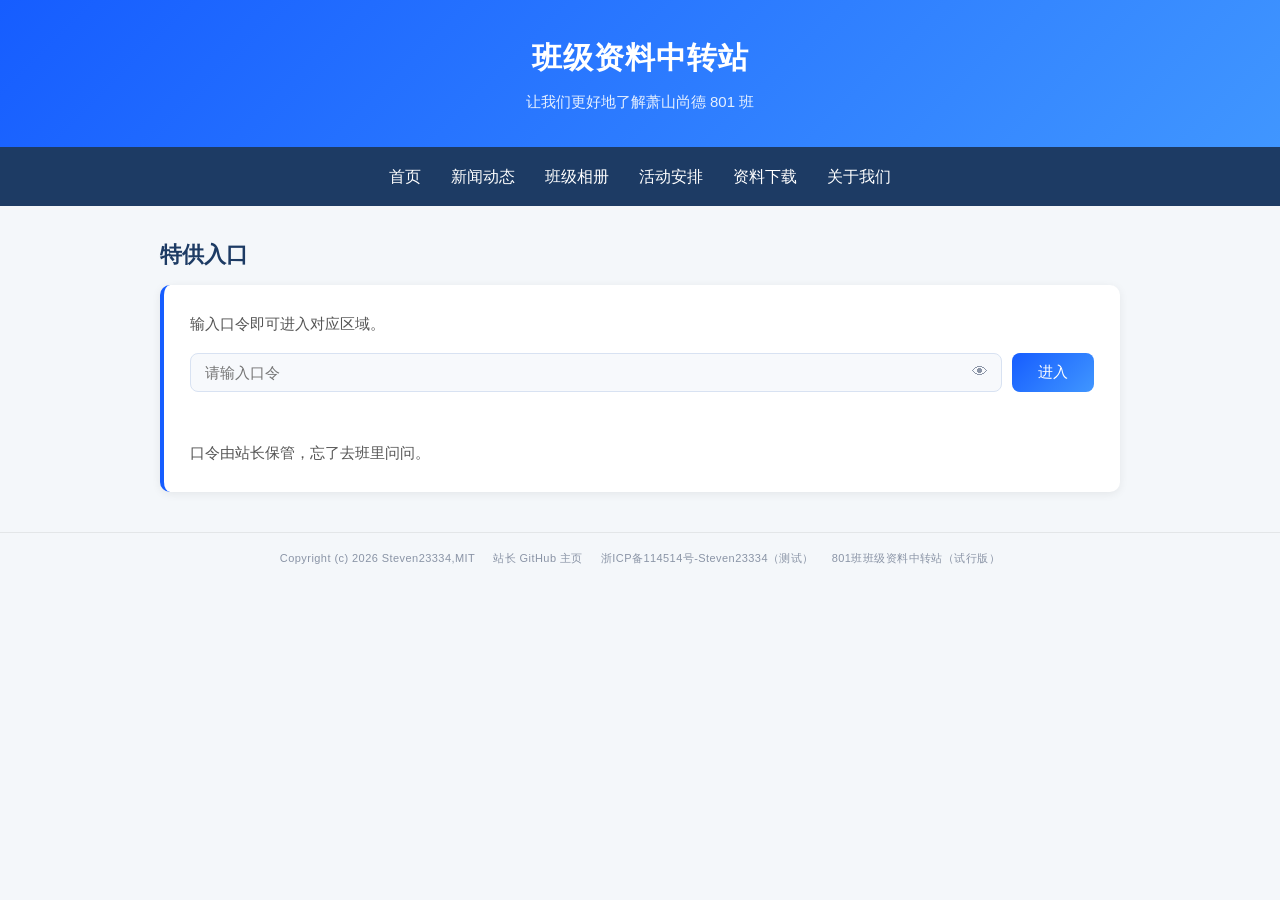
<file: vip.html>
<!doctype html>
<html lang="zh-CN">

<head>
  <link rel="icon" href="/image/favicon.ico" type="image/x-icon" />
  <meta charset="UTF-8" />
  <meta name="viewport" content="width=device-width, initial-scale=1.0" />
  <meta name="robots" content="noindex, nofollow" />
  <title>特供内容 - 萧山尚德801班</title>
  <link rel="stylesheet" href="css/main_css.css" />
  <script src="js/site-layout.js" defer></script>

  <!-- 门禁：放在 head 里提前执行，避免内容先渲染再跳走 -->
  <script>
    (function () {
      var SESSION_KEY = 'sd801.sess.v2';
      var s = null;
      try { s = JSON.parse(localStorage.getItem(SESSION_KEY) || 'null'); } catch (e) { }

      if (!s || !s.t || !s.e || !s.u || Date.now() > s.e) {
        try { localStorage.removeItem(SESSION_KEY); } catch (e) { }
        location.replace('secret.html');
      }
    })();
  </script>
</head>

<body data-page="vip">
  <div class="container">
    <h2>特供内容</h2>

    <div class="hero">
      <p>口令验证通过，欢迎进来。</p>
      <p><strong>这个页面只在当次会话内有效，关掉标签页就需要重新验证。</strong></p>
      <p>
        <button class="secret-btn" id="logoutBtn" type="button">退出特供区</button>
      </p>
    </div>

    <h2>这里可以放什么</h2>
    <div class="hero">
      <ul class="vip-list">
        <li>班级整活存档 / 黑历史合集</li>
        <li>内部投票、问卷的直达链接</li>
        <li>毕业前才能看的那种东西</li>
        <li>站长私藏的表情包压缩包</li>
      </ul>
    </div>
  </div>

  <script>
    /* 退出：清掉会话标记，回到密码页 */
    (function () {
      var btn = document.getElementById('logoutBtn');
      if (!btn) return;
      btn.addEventListener('click', function () {
        try { localStorage.removeItem('sd801.sess.v2'); } catch (e) { }
        location.replace('secret.html');
      });
    })();
  </script>
</body>

</html>
</file>
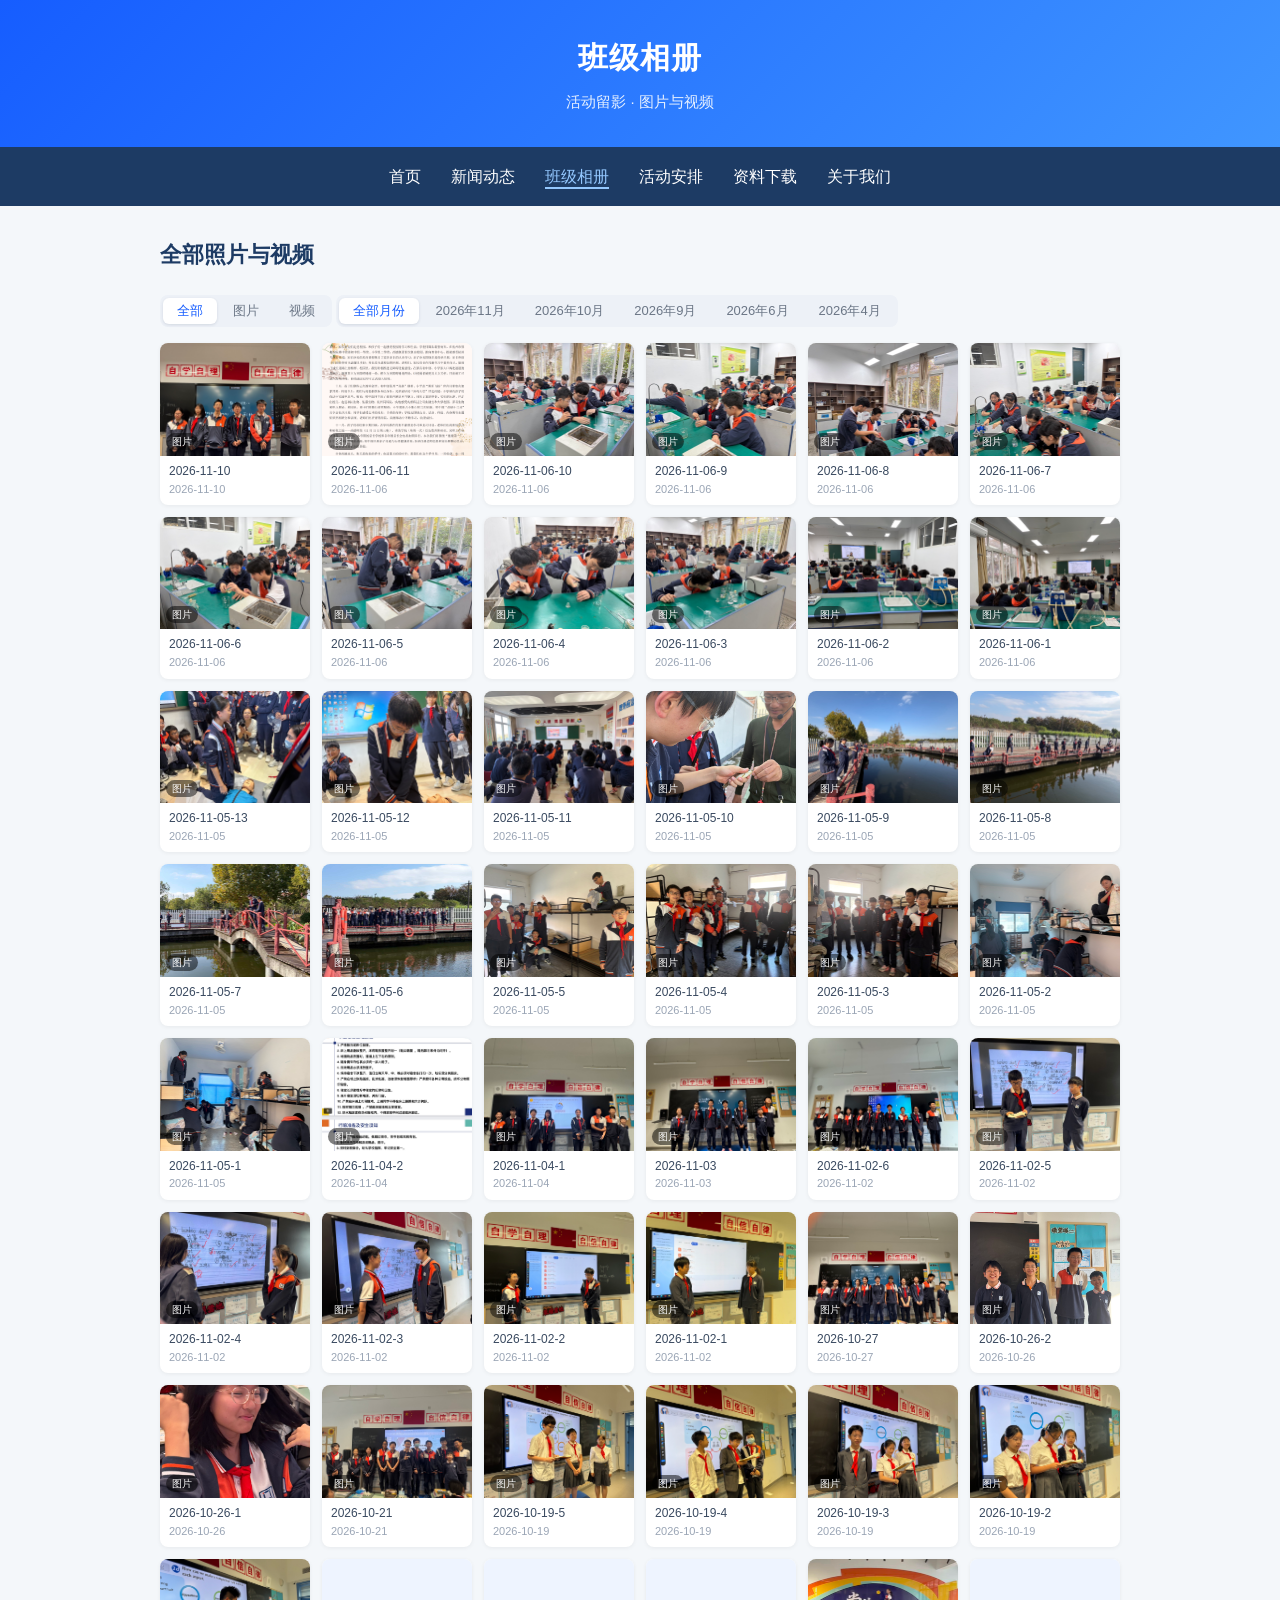
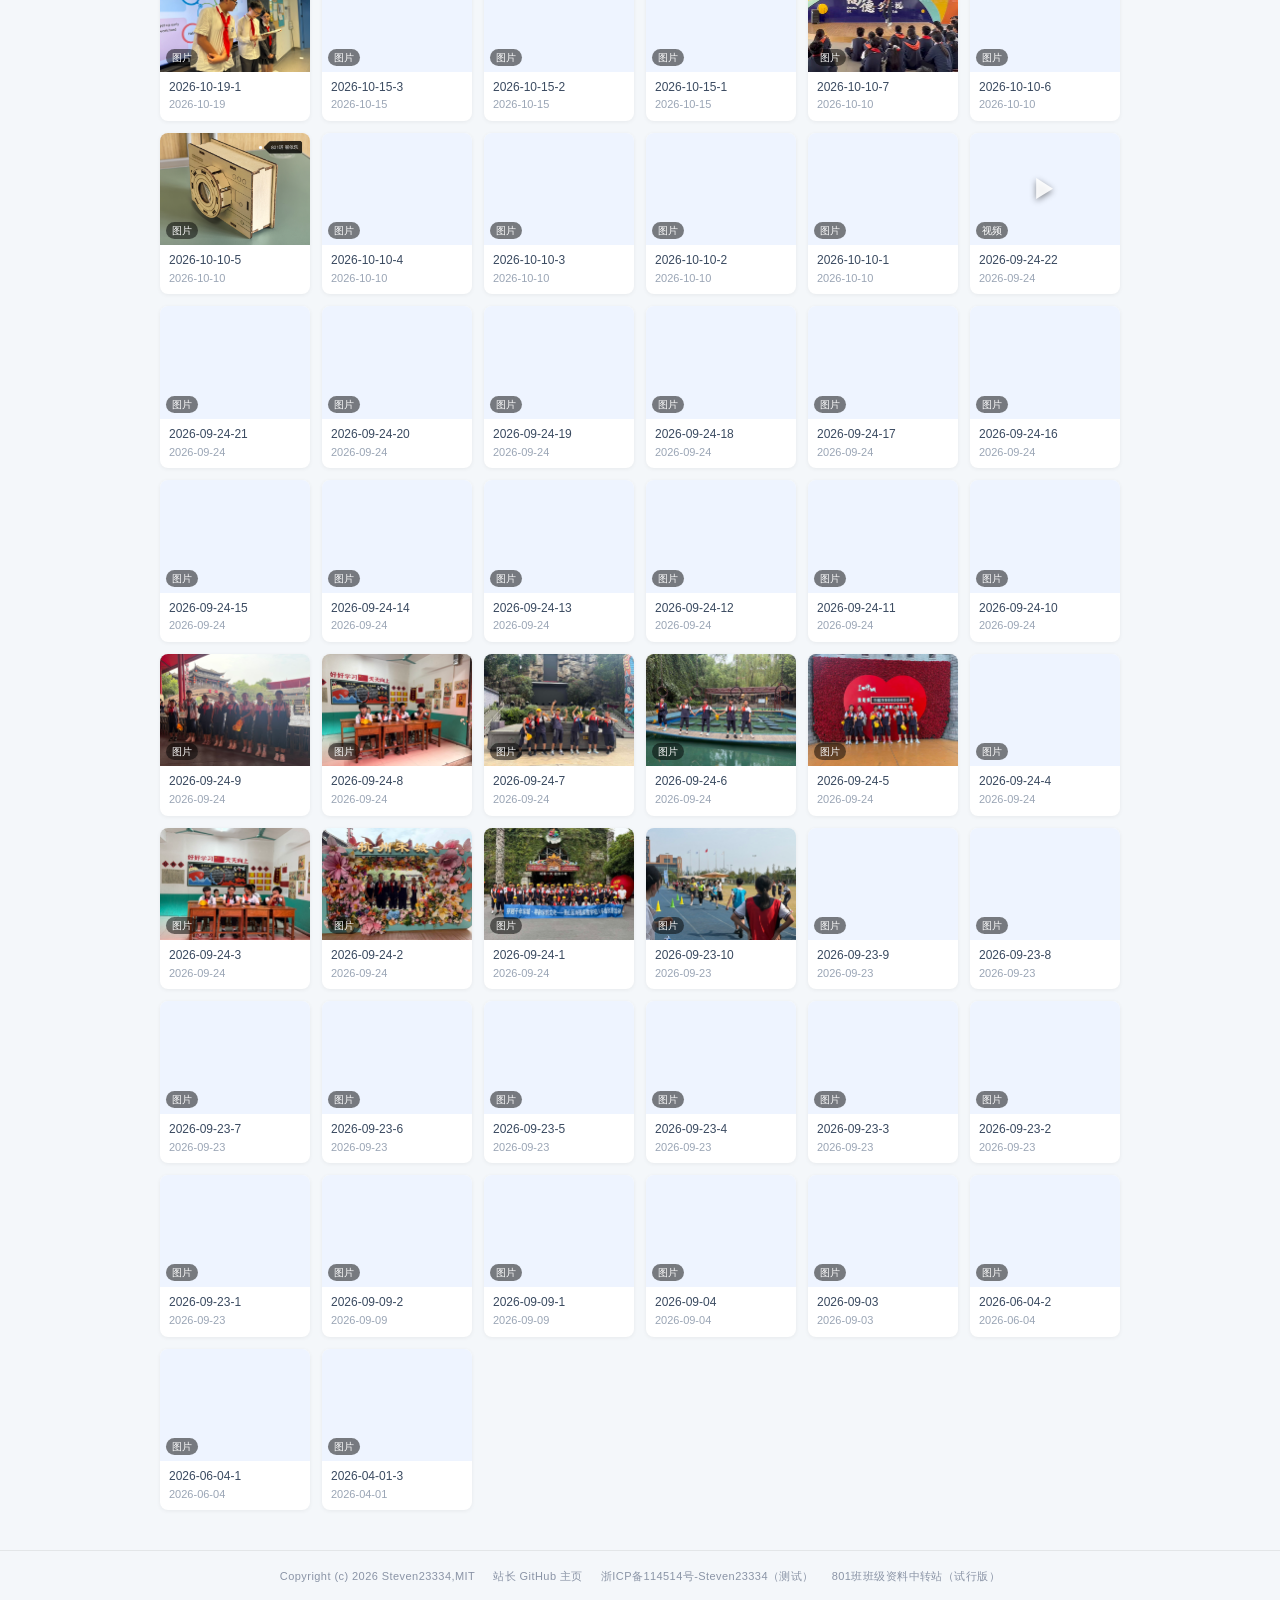
<file: gallery/gallery.html>
<!doctype html>
<html lang="zh-CN">
  <head>
    <link rel="icon" href="../image/favicon.ico" type="image/x-icon" />
    <meta charset="UTF-8" />
    <meta name="viewport" content="width=device-width, initial-scale=1.0" />
    <title>班级相册 - 萧山尚德801班</title>
    <link rel="stylesheet" href="../css/main_css.css" />
    <style>
      .gallery-months {
        margin-top: 10px;
      }
      .gallery-months .filter-btn {
        white-space: nowrap;
      }
    </style>
    <script src="../js/site-layout.js" defer></script>
  </head>
  <body data-page="gallery" data-base="../">
    <div class="container">
      <h2>全部照片与视频</h2>
      <div class="gallery-toolbar" id="galleryToolbar">
        <button type="button" class="filter-btn active" data-filter="all">全部</button>
        <button type="button" class="filter-btn" data-filter="image">图片</button>
        <button type="button" class="filter-btn" data-filter="video">视频</button>
      </div>

      <div class="gallery-toolbar gallery-months" id="galleryMonths"></div>

      <div class="gallery-grid" id="galleryGrid"></div>
      <div class="gallery-empty" id="galleryEmpty">暂时没有内容。</div>
      <p class="gallery-tip" id="galleryTip"></p>
    </div>

    <div class="lightbox" id="lightbox" role="dialog" aria-modal="true" aria-label="媒体预览">
      <button type="button" class="lightbox-close" id="lightboxClose" aria-label="关闭预览">✕</button>
      <button type="button" class="lightbox-prev" id="lightboxPrev" aria-label="上一个">‹</button>
      <button type="button" class="lightbox-next" id="lightboxNext" aria-label="下一个">›</button>
      <div class="lightbox-content" id="lightboxContent"></div>
    </div>

    <script>
      (function () {
        const grid = document.getElementById("galleryGrid");
        const empty = document.getElementById("galleryEmpty");
        const tip = document.getElementById("galleryTip");
        const toolbar = document.getElementById("galleryToolbar");
        const monthBar = document.getElementById("galleryMonths");
        const lightbox = document.getElementById("lightbox");
        const lightboxContent = document.getElementById("lightboxContent");

        let items = [];
        let filtered = [];
        let currentIndex = 0;
        let currentFilter = "all";
        let currentMonth = "all";

        function extOf(file) {
          const i = file.lastIndexOf(".");
          return i === -1 ? "" : file.slice(i + 1).toLowerCase();
        }

        function typeOf(file) {
          const e = extOf(file);
          if (e === "mp4") return "video";
          if (e === "jpg" || e === "jpeg" || e === "png") return "image";
          return null;
        }

        function escapeHtml(str) {
          return String(str).replace(/[&<>"']/g, function (c) {
            return { "&": "&amp;", "<": "&lt;", ">": "&gt;", '"': "&quot;", "'": "&#39;" }[c];
          });
        }

        // 从日期字符串中解析出 YYYY-MM，解析失败返回 null
        function monthKeyOf(value) {
          if (!value) return null;
          const s = String(value).trim();
          if (!s) return null;

          let m = s.match(/(\d{4})\s*[-/.年]\s*(\d{1,2})/); // 2024-05 / 2024/5 / 2024年5月
          if (m) return m[1] + "-" + String(Number(m[2])).padStart(2, "0");

          m = s.match(/(\d{1,2})\s*[-/.]\s*(\d{4})/); // 05/2024
          if (m) return m[2] + "-" + String(Number(m[1])).padStart(2, "0");

          return null;
        }

        // 从标题末尾取出序号（0-9 这类连续编号），取不到返回 -1
        function seqOf(title) {
          const m = String(title || "").match(/-(\d+)$/);
          return m ? Number(m[1]) : -1;
        }

        function monthLabel(key) {
          const parts = key.split("-");
          return parts[0] + "年" + Number(parts[1]) + "月";
        }

        async function loadManifest() {
          const res = await fetch("photos.json", { cache: "no-store" });
          if (!res.ok) throw new Error("HTTP " + res.status);
          const data = await res.json();
          const folder = data.folder || "photos/";
          const list = Array.isArray(data) ? data : data.items || [];

          return list
            .map(function (it) {
              const file = typeof it === "string" ? it : it.file;
              if (!file) return null;
              const type = typeOf(file);
              if (!type) return null;
              const date = typeof it === "object" && it.date ? String(it.date) : "";
              const title = typeof it === "object" && it.title ? it.title : file.replace(/\.[^.]+$/, "");
              return {
                src: folder + file,
                type: type,
                title: title,
                date: date,
                month: monthKeyOf(date),
                seq: seqOf(title),
              };
            })
            .filter(Boolean)
            // 按日期倒序：最新在前；同一天序号大的在前；其余保持 photos.json 里的原顺序
            .sort(function (a, b) {
              const byDate = String(b.date).localeCompare(String(a.date));
              if (byDate !== 0) return byDate;
              return (b.seq || 0) - (a.seq || 0);
            });
        }

        // 根据数据里的日期生成月份按钮
        function buildMonthBar() {
          const counts = {};
          items.forEach(function (i) {
            if (!i.month) return;
            counts[i.month] = (counts[i.month] || 0) + 1;
          });

          const keys = Object.keys(counts).sort(function (a, b) {
            return b.localeCompare(a); // 倒序：新的月份在前
          });

          monthBar.innerHTML = "";

          if (!keys.length) {
            monthBar.style.display = "none";
            currentMonth = "all";
            return;
          }

          monthBar.style.display = "";

          // 选中的月份已不存在时回退到“全部月份”
          if (currentMonth !== "all" && keys.indexOf(currentMonth) === -1) {
            currentMonth = "all";
          }

          const allBtn = document.createElement("button");
          allBtn.type = "button";
          allBtn.className = "filter-btn month-btn" + (currentMonth === "all" ? " active" : "");
          allBtn.dataset.month = "all";
          allBtn.textContent = "全部月份";
          monthBar.appendChild(allBtn);

          keys.forEach(function (k) {
            const btn = document.createElement("button");
            btn.type = "button";
            btn.className = "filter-btn month-btn" + (currentMonth === k ? " active" : "");
            btn.dataset.month = k;
            btn.textContent = monthLabel(k);
            btn.title = counts[k] + " 个内容";
            monthBar.appendChild(btn);
          });
        }

        function render() {
          filtered = items.filter(function (i) {
            if (currentFilter !== "all" && i.type !== currentFilter) return false;
            if (currentMonth !== "all" && i.month !== currentMonth) return false;
            return true;
          });

          grid.innerHTML = "";

          if (!filtered.length) {
            empty.style.display = "block";
            empty.textContent = items.length ? "当前筛选条件下暂时没有内容。" : "暂时没有内容。";
            return;
          }
          empty.style.display = "none";

          filtered.forEach(function (item, idx) {
            const card = document.createElement("button");
            card.type = "button";
            card.className = "gallery-card";
            card.setAttribute("aria-label", "预览 " + item.title);

            const thumb = document.createElement("div");
            thumb.className = "media-thumb";

            if (item.type === "image") {
              const img = document.createElement("img");
              img.src = item.src;
              img.alt = item.title;
              img.loading = "lazy";
              img.decoding = "async";
              thumb.appendChild(img);
            } else {
              const video = document.createElement("video");
              video.src = item.src;
              video.preload = "metadata";
              video.muted = true;
              video.playsInline = true;
              thumb.appendChild(video);

              const play = document.createElement("span");
              play.className = "play-icon";
              play.textContent = "▶";
              thumb.appendChild(play);
            }

            const badge = document.createElement("span");
            badge.className = "badge";
            badge.textContent = item.type === "video" ? "视频" : "图片";
            thumb.appendChild(badge);

            const info = document.createElement("div");
            info.className = "gallery-info";
            info.innerHTML =
              "<h3>" + escapeHtml(item.title) + "</h3>" +
              (item.date ? '<div class="meta">' + escapeHtml(item.date) + "</div>" : "");

            card.appendChild(thumb);
            card.appendChild(info);
            card.addEventListener("click", function () { openLightbox(idx); });

            grid.appendChild(card);
          });
        }

        function openLightbox(idx) {
          currentIndex = idx;
          showCurrent();
          lightbox.classList.add("open");
          document.body.style.overflow = "hidden";
        }

        function closeLightbox() {
          lightbox.classList.remove("open");
          lightboxContent.innerHTML = "";
          document.body.style.overflow = "";
        }

        function showCurrent() {
          const item = filtered[currentIndex];
          if (!item) return;

          lightboxContent.innerHTML = "";

          let media;
          if (item.type === "video") {
            media = document.createElement("video");
            media.src = item.src;
            media.controls = true;
            media.playsInline = true;
            media.autoplay = true;
          } else {
            media = document.createElement("img");
            media.src = item.src;
            media.alt = item.title;
          }
          lightboxContent.appendChild(media);

          const cap = document.createElement("div");
          cap.className = "lightbox-caption";
          cap.innerHTML =
            escapeHtml(item.title) +
            (item.date ? '<span class="sub">' + escapeHtml(item.date) + "</span>" : "");
          lightboxContent.appendChild(cap);
        }

        function prev() {
          if (!filtered.length) return;
          currentIndex = (currentIndex - 1 + filtered.length) % filtered.length;
          showCurrent();
        }

        function next() {
          if (!filtered.length) return;
          currentIndex = (currentIndex + 1) % filtered.length;
          showCurrent();
        }

        document.getElementById("lightboxClose").addEventListener("click", closeLightbox);
        document.getElementById("lightboxPrev").addEventListener("click", prev);
        document.getElementById("lightboxNext").addEventListener("click", next);

        lightbox.addEventListener("click", function (e) {
          if (e.target === lightbox) closeLightbox();
        });

        document.addEventListener("keydown", function (e) {
          if (!lightbox.classList.contains("open")) return;
          if (e.key === "Escape") closeLightbox();
          if (e.key === "ArrowLeft") prev();
          if (e.key === "ArrowRight") next();
        });

        toolbar.addEventListener("click", function (e) {
          const btn = e.target.closest(".filter-btn");
          if (!btn) return;
          currentFilter = btn.dataset.filter;
          toolbar.querySelectorAll(".filter-btn").forEach(function (b) {
            b.classList.toggle("active", b === btn);
          });
          render();
        });

        monthBar.addEventListener("click", function (e) {
          const btn = e.target.closest(".month-btn");
          if (!btn) return;
          currentMonth = btn.dataset.month;
          monthBar.querySelectorAll(".month-btn").forEach(function (b) {
            b.classList.toggle("active", b === btn);
          });
          render();
        });

        loadManifest()
          .then(function (list) {
            items = list;
            if (!items.length) {
              monthBar.style.display = "none";
              empty.style.display = "block";
              empty.textContent = "photos.json 里没有找到 jpg / png / mp4 文件。";
              return;
            }
            buildMonthBar();
            render();
          })
          .catch(function (err) {
            monthBar.style.display = "none";
            empty.style.display = "block";
            empty.textContent = "读取 photos.json 失败。";
            tip.textContent =
              "错误：" + err.message +
              "。请通过本地服务器打开页面（例如 python -m http.server），或先运行 generate_manifest.py 生成清单。";
            tip.style.color = "#c0392b";
          });
      })();
    </script>
  </body>
</html>
</file>
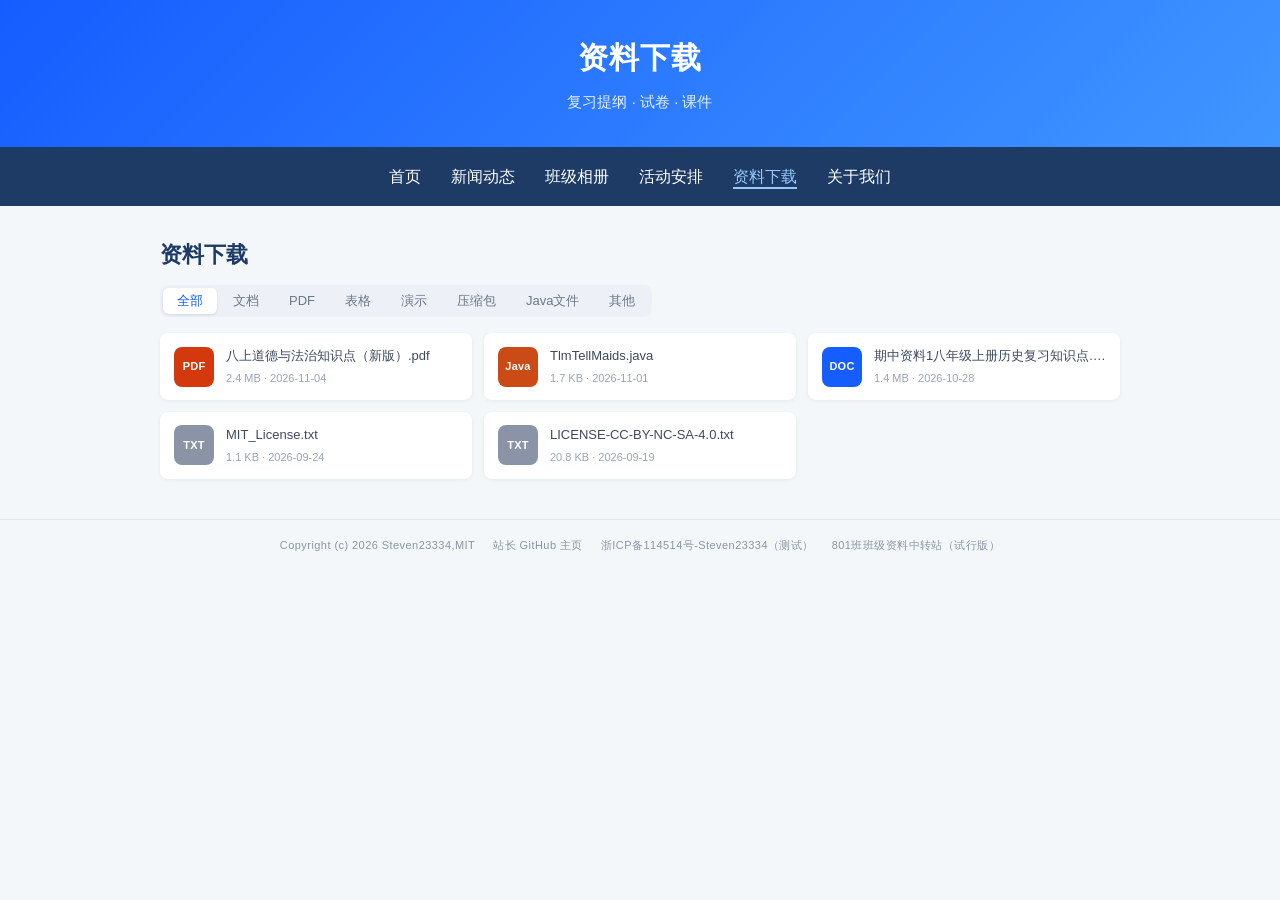
<file: information/information.html>
<!doctype html>
<html lang="zh-CN">

<head>
  <link rel="icon" href="../image/favicon.ico" type="image/x-icon" />
  <meta charset="UTF-8" />
  <meta name="viewport" content="width=device-width, initial-scale=1.0" />
  <title>资料下载 - 萧山尚德801班</title>
  <link rel="stylesheet" href="../css/main_css.css" />
  <script src="../js/site-layout.js" defer></script>
</head>

<body data-page="information" data-base="../">
  <div class="container">
    <h2>资料下载</h2>

    <div class="gallery-toolbar" id="dlToolbar">
      <button type="button" class="filter-btn active" data-filter="all">
        全部
      </button>
      <button type="button" class="filter-btn" data-filter="doc">
        文档
      </button>
      <button type="button" class="filter-btn" data-filter="pdf">
        PDF
      </button>
      <button type="button" class="filter-btn" data-filter="sheet">
        表格
      </button>
      <button type="button" class="filter-btn" data-filter="slide">
        演示
      </button>
      <button type="button" class="filter-btn" data-filter="archive">
        压缩包
      </button>
      <button type="button" class="filter-btn" data-filter="java">
        Java文件
      </button>
      <button type="button" class="filter-btn" data-filter="other">
        其他
      </button>
    </div>

    <div class="dl-grid" id="dlGrid"></div>
    <div class="gallery-empty" id="dlEmpty">暂时没有资料。</div>
    <p class="gallery-tip" id="dlTip"></p>
  </div>

  <script>
    (function () {
      const grid = document.getElementById("dlGrid");
      const empty = document.getElementById("dlEmpty");
      const tip = document.getElementById("dlTip");
      const toolbar = document.getElementById("dlToolbar");

      let items = [];
      let filtered = [];
      let currentFilter = "all";

      const CAT = {
        pdf: "pdf",
        doc: "doc",
        docx: "doc",
        txt: "doc",
        md: "doc",
        xls: "sheet",
        xlsx: "sheet",
        csv: "sheet",
        ppt: "slide",
        pptx: "slide",
        zip: "archive",
        rar: "archive",
        "7z": "archive",
        jar: "java",
        java: "java",
      };

      const STYLE = {
        pdf: { color: "#d4380d", label: "PDF" },
        doc: { color: "#165dff", label: "DOC" },
        docx: { color: "#165dff", label: "DOC" },
        txt: { color: "#8a94a6", label: "TXT" },
        md: { color: "#8a94a6", label: "MD" },
        xls: { color: "#1a9c4b", label: "XLS" },
        xlsx: { color: "#1a9c4b", label: "XLS" },
        csv: { color: "#1a9c4b", label: "CSV" },
        ppt: { color: "#e8730c", label: "PPT" },
        pptx: { color: "#e8730c", label: "PPT" },
        zip: { color: "#722ed1", label: "ZIP" },
        rar: { color: "#722ed1", label: "RAR" },
        "7z": { color: "#722ed1", label: "7Z" },
        jar: { color: "#E76F00", label: "JAR" },
        java: { color: "#CB4B16", label: "Java" },
      };

      function catOf(ext) {
        return CAT[ext] || "other";
      }

      function styleOf(ext) {
        return (
          STYLE[ext] || {
            color: "#8a94a6",
            label: (ext || "FILE").toUpperCase().slice(0, 4),
          }
        );
      }

      function fmtSize(n) {
        if (n === undefined || n === null || n === "") return "";
        const units = ["B", "KB", "MB", "GB"];
        let s = Number(n);
        if (isNaN(s)) return "";
        let i = 0;
        while (s >= 1024 && i < units.length - 1) {
          s /= 1024;
          i++;
        }
        return (i === 0 ? s : s.toFixed(1)) + " " + units[i];
      }

      function esc(str) {
        return String(str).replace(/[&<>"']/g, function (c) {
          return {
            "&": "&amp;",
            "<": "&lt;",
            ">": "&gt;",
            '"': "&quot;",
            "'": "&#39;",
          }[c];
        });
      }

      async function loadManifest() {
        const res = await fetch("downloads.json", { cache: "no-store" });
        if (!res.ok) throw new Error("HTTP " + res.status);
        const data = await res.json();
        const folder = data.folder || "downloads/";
        const list = Array.isArray(data) ? data : data.items || [];

        return list
          .map(function (it) {
            const file = typeof it === "string" ? it : it.file;
            if (!file) return null;
            const ext =
              typeof it === "object" && it.ext
                ? String(it.ext).toLowerCase()
                : (file.split(".").pop() || "").toLowerCase();
            return {
              src: folder + file,
              file: file,
              ext: ext,
              title:
                typeof it === "object" && it.title
                  ? it.title
                  : file.replace(/\.[^.]+$/, ""),
              size: typeof it === "object" ? it.size : 0,
              date: typeof it === "object" && it.date ? it.date : "",
            };
          })
          .filter(Boolean);
      }

      function render() {
        filtered =
          currentFilter === "all"
            ? items.slice()
            : items.filter(function (i) {
              return catOf(i.ext) === currentFilter;
            });

        grid.innerHTML = "";

        if (!filtered.length) {
          empty.style.display = "block";
          empty.textContent = items.length
            ? "这个分类下暂时没有资料。"
            : "暂时没有资料。";
          return;
        }
        empty.style.display = "none";

        filtered.forEach(function (item) {
          const a = document.createElement("a");
          a.className = "dl-card";
          a.href = item.src;
          a.setAttribute("download", "");
          a.setAttribute("aria-label", "下载 " + item.file);

          const st = styleOf(item.ext);
          const icon = document.createElement("span");
          icon.className = "dl-icon";
          icon.style.background = st.color;
          icon.textContent = st.label;

          const info = document.createElement("span");
          info.className = "dl-info";
          info.innerHTML =
            '<span class="dl-name">' +
            esc(item.file) +
            "</span>" +
            '<span class="dl-meta">' +
            [fmtSize(item.size), item.date]
              .filter(Boolean)
              .map(esc)
              .join(" · ") +
            "</span>";

          a.appendChild(icon);
          a.appendChild(info);
          grid.appendChild(a);
        });
      }

      toolbar.addEventListener("click", function (e) {
        const btn = e.target.closest(".filter-btn");
        if (!btn) return;
        currentFilter = btn.dataset.filter;
        toolbar.querySelectorAll(".filter-btn").forEach(function (b) {
          b.classList.toggle("active", b === btn);
        });
        render();
      });

      loadManifest()
        .then(function (list) {
          items = list;
          if (!items.length) {
            empty.style.display = "block";
            empty.textContent = "downloads 文件夹里还没有资料。";
            return;
          }
          render();
        })
        .catch(function (err) {
          empty.style.display = "block";
          empty.textContent = "读取 downloads.json 失败。";
          tip.textContent =
            "错误：" +
            err.message +
            "。请通过本地服务器打开页面（例如 python -m http.server），或先运行 生成资料清单.bat。";
          tip.style.color = "#c0392b";
        });
    })();
  </script>
</body>

</html>
</file>
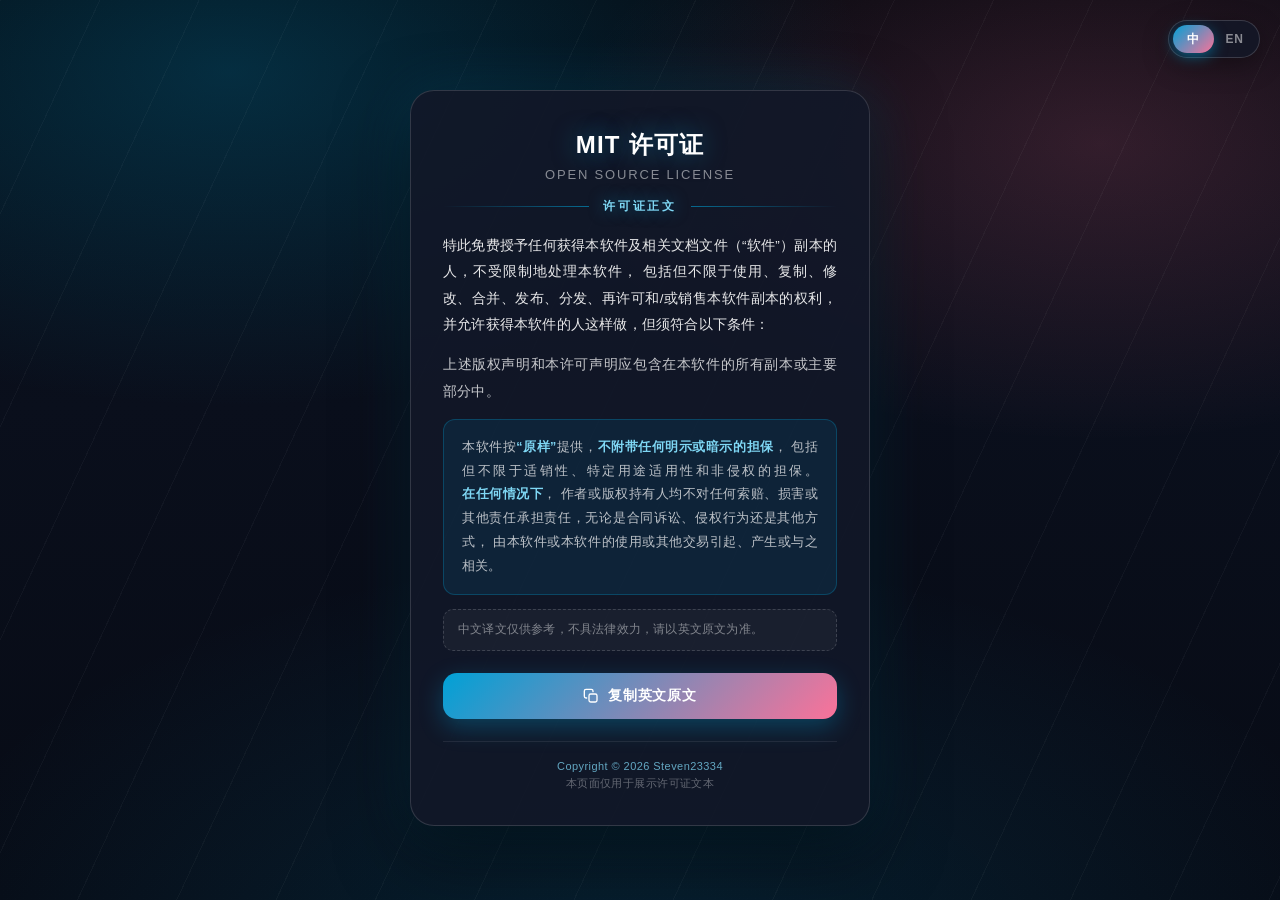
<file: LICENSE/LICENSE.html>
<!doctype html>
<html lang="zh-CN">
  <head>
    <link
      rel="icon"
      href="data:image/svg+xml,<svg xmlns='http://www.w3.org/2000/svg' viewBox='0 0 64 64'>
  <text x='32' y='50' font-size='52' text-anchor='middle'
        font-family='Apple Color Emoji,Segoe UI Emoji,Noto Color Emoji,sans-serif'>📜</text>
</svg>"
    />
    <meta charset="UTF-8" />
    <meta name="viewport" content="width=device-width, initial-scale=1.0" />
    <title>MIT License · Steven23334</title>
    <style>
      /* ================= 基础 ================= */
      html {
        height: 100%;
      }

      body {
        margin: 0;
        min-height: 100%;
        padding: 64px 20px 48px;
        box-sizing: border-box;
        display: flex;
        flex-direction: column;
        align-items: center;
        justify-content: center;
        position: relative;
        font-family:
          "Saira", "Source Han Sans SC", "PingFang SC", "Hiragino Sans GB",
          "Microsoft YaHei", sans-serif;
        color: #fff;
        background-color: #060a14;
        background-image:
          radial-gradient(
            ellipse 80% 60% at 18% 8%,
            rgba(0, 161, 214, 0.24),
            transparent 62%
          ),
          radial-gradient(
            ellipse 70% 55% at 86% 16%,
            rgba(251, 114, 153, 0.18),
            transparent 60%
          ),
          radial-gradient(
            ellipse 90% 70% at 50% 108%,
            rgba(0, 161, 214, 0.15),
            transparent 66%
          ),
          linear-gradient(180deg, #05080f 0%, #0a0f1c 45%, #070b15 100%);
        background-repeat: no-repeat;
        background-position: center center;
        background-size: cover;
        background-attachment: fixed;
        -webkit-font-smoothing: antialiased;
        -moz-osx-font-smoothing: grayscale;
        overflow-x: hidden;
      }

      /* 背景细斜线纹理 */
      body::before {
        content: "";
        position: fixed;
        inset: 0;
        pointer-events: none;
        z-index: 0;
        background-image: repeating-linear-gradient(
          115deg,
          rgba(255, 255, 255, 0.035) 0 1px,
          transparent 1px 90px
        );
      }

      /* ================= 右上角语言切换滑块 ================= */
      .lang-switch {
        position: fixed;
        top: 20px;
        right: 20px;
        display: flex;
        align-items: center;
        width: 92px;
        height: 38px;
        padding: 4px;
        box-sizing: border-box;
        border-radius: 999px;
        background: rgba(18, 24, 40, 0.78);
        border: 1px solid rgba(255, 255, 255, 0.16);
        backdrop-filter: blur(8px);
        -webkit-backdrop-filter: blur(8px);
        box-shadow: 0 8px 26px rgba(0, 0, 0, 0.35);
        cursor: pointer;
        z-index: 100;
        user-select: none;
        -webkit-tap-highlight-color: transparent;
      }

      .lang-opt {
        flex: 1;
        text-align: center;
        font-size: 12px;
        font-weight: 700;
        letter-spacing: 0.06em;
        color: rgba(255, 255, 255, 0.5);
        position: relative;
        z-index: 2;
        transition: color 0.25s ease;
        line-height: 1;
      }

      .lang-opt.active {
        color: #fff;
      }

      .lang-slider {
        position: absolute;
        top: 4px;
        left: 4px;
        width: calc(50% - 4px);
        height: calc(100% - 8px);
        border-radius: 999px;
        background: linear-gradient(135deg, #00a1d6, #fb7299);
        box-shadow: 0 4px 14px rgba(0, 161, 214, 0.5);
        transition: transform 0.32s cubic-bezier(0.22, 1, 0.36, 1);
        z-index: 1;
      }

      .lang-switch.en .lang-slider {
        transform: translateX(100%);
      }

      /* ================= 主卡片 ================= */
      .modal {
        position: relative;
        z-index: 1;
        width: min(460px, 100%);
        box-sizing: border-box;
        padding: 38px 32px 32px;
        border-radius: 24px;
        background: rgba(18, 24, 40, 0.9);
        border: 1px solid rgba(255, 255, 255, 0.14);
        box-shadow:
          0 24px 70px rgba(0, 0, 0, 0.55),
          0 0 60px rgba(0, 161, 214, 0.18);
        animation: rise 0.7s cubic-bezier(0.22, 0.7, 0.3, 1) both;
      }

      @keyframes rise {
        from {
          opacity: 0;
          transform: translateY(16px);
        }
        to {
          opacity: 1;
          transform: none;
        }
      }

      .modal-title {
        margin: 0 0 6px;
        font-size: 24px;
        font-weight: 700;
        letter-spacing: 0.05em;
        text-align: center;
        color: #fff;
        text-shadow: 0 0 24px rgba(0, 161, 214, 0.5);
      }

      .modal-sub {
        margin: 0 0 16px;
        font-size: 13px;
        letter-spacing: 0.14em;
        text-align: center;
        color: rgba(255, 255, 255, 0.5);
        text-transform: uppercase;
      }

      /* ================= 分区标签 ================= */
      .section-label {
        display: flex;
        align-items: center;
        gap: 14px;
        font-size: 12px;
        font-weight: 700;
        letter-spacing: 0.24em;
        white-space: nowrap;
        color: #7fd8f5;
        text-shadow: 0 0 16px rgba(0, 161, 214, 0.55);
      }

      .section-label::before,
      .section-label::after {
        content: "";
        flex: 1;
        height: 1px;
      }

      .section-label::before {
        background: linear-gradient(90deg, transparent, rgba(0, 161, 214, 0.6));
      }

      .section-label::after {
        background: linear-gradient(90deg, rgba(0, 161, 214, 0.6), transparent);
      }

      .section-label.top {
        margin: 0 0 18px;
      }

      /* ================= 许可证正文 ================= */
      .pane {
        display: none;
      }

      .pane.active {
        display: block;
        animation: paneIn 0.4s cubic-bezier(0.22, 0.7, 0.3, 1) both;
      }

      @keyframes paneIn {
        from {
          opacity: 0;
          transform: translateY(8px);
        }
        to {
          opacity: 1;
          transform: none;
        }
      }

      .license {
        font-size: 13.5px;
        line-height: 1.95;
        color: rgba(255, 255, 255, 0.76);
        letter-spacing: 0.015em;
        text-align: justify;
      }

      .license > * + * {
        margin-top: 14px;
      }

      .license .lead {
        color: rgba(255, 255, 255, 0.9);
      }

      .disclaimer {
        padding: 16px 18px;
        border-radius: 12px;
        background: rgba(0, 161, 214, 0.1);
        border: 1px solid rgba(0, 161, 214, 0.28);
        font-size: 12.5px;
        line-height: 1.9;
        color: rgba(255, 255, 255, 0.72);
      }

      .disclaimer strong {
        font-weight: 700;
        color: #7fd8f5;
        white-space: nowrap;
      }

      .trans-note {
        padding: 10px 14px;
        border-radius: 10px;
        background: rgba(255, 255, 255, 0.04);
        border: 1px dashed rgba(255, 255, 255, 0.16);
        font-size: 11.5px;
        line-height: 1.7;
        color: rgba(255, 255, 255, 0.45);
      }

      /* ================= 复制按钮 ================= */
      .copy-btn {
        width: 100%;
        margin-top: 22px;
        display: flex;
        align-items: center;
        justify-content: center;
        gap: 9px;
        padding: 14px 20px;
        border: none;
        border-radius: 14px;
        cursor: pointer;
        font-family: inherit;
        font-size: 14px;
        font-weight: 700;
        letter-spacing: 0.06em;
        color: #fff;
        background: linear-gradient(135deg, #00a1d6, #fb7299);
        box-shadow: 0 8px 24px rgba(0, 161, 214, 0.32);
        transition:
          transform 0.2s ease,
          box-shadow 0.2s ease,
          filter 0.2s ease,
          background 0.25s ease;
        -webkit-tap-highlight-color: transparent;
      }

      .copy-btn:hover {
        transform: translateY(-2px);
        filter: brightness(1.06);
        box-shadow: 0 12px 30px rgba(251, 114, 153, 0.36);
      }

      .copy-btn:active {
        transform: translateY(0) scale(0.99);
      }

      .copy-btn:focus-visible {
        outline: 2px solid #7fd8f5;
        outline-offset: 3px;
      }

      .copy-btn.done {
        background: linear-gradient(135deg, #10b981, #059669);
        box-shadow: 0 8px 24px rgba(16, 185, 129, 0.32);
      }

      /* ================= 页脚 ================= */
      footer {
        margin-top: 22px;
        padding-top: 16px;
        border-top: 1px solid rgba(255, 255, 255, 0.08);
        text-align: center;
        font-size: 11px;
        letter-spacing: 0.04em;
        color: rgba(255, 255, 255, 0.35);
        line-height: 1.6;
      }

      footer p {
        margin: 0;
      }

      footer .brand {
        color: rgba(127, 216, 245, 0.75);
      }

      /* ================= 响应式 ================= */
      @media (max-width: 560px) {
        body {
          padding: 52px 14px 36px;
        }

        .lang-switch {
          top: 14px;
          right: 14px;
          width: 82px;
          height: 34px;
        }

        .lang-opt {
          font-size: 11px;
        }

        .modal {
          padding: 30px 22px 26px;
          border-radius: 20px;
        }

        .modal-title {
          font-size: 21px;
        }

        .license {
          font-size: 13px;
          line-height: 1.9;
        }

        .disclaimer {
          padding: 14px 15px;
          font-size: 12px;
        }
      }

      /* ================= 打印 ================= */
      @media print {
        body {
          background: #fff;
          color: #000;
          padding: 0;
        }

        body::before,
        .lang-switch,
        .copy-btn {
          display: none !important;
        }

        .modal {
          box-shadow: none;
          border: none;
          background: #fff;
          width: 100%;
        }

        .modal-title,
        .modal-sub,
        .license,
        .license .lead,
        .disclaimer,
        footer {
          color: #222;
          text-shadow: none;
        }

        .section-label {
          color: #555;
          text-shadow: none;
        }

        .disclaimer {
          background: #f6f6f6;
          border-color: #ddd;
        }

        .pane {
          display: none !important;
        }

        .pane.active {
          display: block !important;
          animation: none;
        }
      }
    </style>
  </head>
  <body>
    <!-- 语言切换滑块 -->
    <div
      class="lang-switch"
      id="langSwitch"
      role="group"
      aria-label="Language / 语言"
    >
      <div class="lang-slider"></div>
      <div class="lang-opt active" data-lang="zh">中</div>
      <div class="lang-opt" data-lang="en">EN</div>
    </div>

    <!-- 主卡片 -->
    <main class="modal">
      <h2 class="modal-title" data-i18n="modalTitle">MIT 许可证</h2>
      <p class="modal-sub" data-i18n="modalSub">Open Source License</p>

      <div class="section-label top" data-i18n="sectionLicense">许可证正文</div>

      <!-- 中文译文（默认） -->
      <article class="license pane active" data-pane="zh">
        <p class="lead">
          特此免费授予任何获得本软件及相关文档文件（&ldquo;软件&rdquo;）副本的人，不受限制地处理本软件，
          包括但不限于使用、复制、修改、合并、发布、分发、再许可和/或销售本软件副本的权利，
          并允许获得本软件的人这样做，但须符合以下条件：
        </p>

        <p>上述版权声明和本许可声明应包含在本软件的所有副本或主要部分中。</p>

        <p class="disclaimer">
          本软件按<strong>&ldquo;原样&rdquo;</strong>提供，<strong>不附带任何明示或暗示的担保</strong>，
          包括但不限于适销性、特定用途适用性和非侵权的担保。<strong>在任何情况下</strong>，
          作者或版权持有人均不对任何索赔、损害或其他责任承担责任，无论是合同诉讼、侵权行为还是其他方式，
          由本软件或本软件的使用或其他交易引起、产生或与之相关。
        </p>

        <p class="trans-note">
          中文译文仅供参考，不具法律效力，请以英文原文为准。
        </p>
      </article>

      <!-- 英文原文 -->
      <article class="license pane" data-pane="en">
        <p class="lead">
          Permission is hereby granted, free of charge, to any person obtaining
          a copy of this software and associated documentation files (the
          &ldquo;Software&rdquo;), to deal in the Software without restriction,
          including without limitation the rights to use, copy, modify, merge,
          publish, distribute, sublicense, and/or sell copies of the Software,
          and to permit persons to whom the Software is furnished to do so,
          subject to the following conditions:
        </p>

        <p>
          The above copyright notice and this permission notice shall be
          included in all copies or substantial portions of the Software.
        </p>

        <p class="disclaimer">
          THE SOFTWARE IS PROVIDED <strong>&ldquo;AS IS&rdquo;</strong>,
          <strong>WITHOUT WARRANTY OF ANY KIND</strong>, EXPRESS OR IMPLIED,
          INCLUDING BUT NOT LIMITED TO THE WARRANTIES OF MERCHANTABILITY,
          FITNESS FOR A PARTICULAR PURPOSE AND NONINFRINGEMENT.
          <strong>IN NO EVENT</strong> SHALL THE AUTHORS OR COPYRIGHT HOLDERS BE
          LIABLE FOR ANY CLAIM, DAMAGES OR OTHER LIABILITY, WHETHER IN AN ACTION
          OF CONTRACT, TORT OR OTHERWISE, ARISING FROM, OUT OF OR IN CONNECTION
          WITH THE SOFTWARE OR THE USE OR OTHER DEALINGS IN THE SOFTWARE.
        </p>
      </article>

      <!-- 复制按钮 -->
      <button class="copy-btn" id="copyBtn" type="button">
        <svg
          width="16"
          height="16"
          viewBox="0 0 24 24"
          fill="none"
          stroke="currentColor"
          stroke-width="2"
          stroke-linecap="round"
          stroke-linejoin="round"
          aria-hidden="true"
        >
          <rect x="9" y="9" width="12" height="12" rx="2.5" />
          <path
            d="M5.5 15H4.5A2.5 2.5 0 0 1 2 12.5v-8A2.5 2.5 0 0 1 4.5 2h8A2.5 2.5 0 0 1 15 4.5v1"
          />
        </svg>
        <span id="copyText">复制英文原文</span>
      </button>

      <footer>
        <p class="brand">Copyright © 2026 Steven23334</p>
        <p data-i18n="footerNote">本页面仅用于展示许可证文本</p>
      </footer>
    </main>

    <script>
      (function () {
        "use strict";

        /* ---------------- 多语言文案 ---------------- */
        const I18N = {
          zh: {
            modalTitle: "MIT 许可证",
            modalSub: "Open Source License",
            sectionLicense: "许可证正文",
            footerNote: "本页面仅用于展示许可证文本",
          },
          en: {
            modalTitle: "MIT License",
            modalSub: "Open Source License",
            sectionLicense: "License Terms",
            footerNote: "This page is for license display only",
          },
        };

        const COPY_LABEL = {
          zh: { idle: "复制英文原文", done: "已复制", fail: "复制失败" },
          en: {
            idle: "Copy English Text",
            done: "Copied",
            fail: "Copy failed",
          },
        };

        /* ---------------- 复制内容：固定英文原文 ---------------- */
        const LICENSE_TEXT_EN = [
          "The MIT License (MIT)",
          "",
          "Copyright (c) 2026 Steven23334",
          "",
          "Permission is hereby granted, free of charge, to any person obtaining a copy of this software and associated documentation files (the \u201CSoftware\u201D), to deal in the Software without restriction, including without limitation the rights to use, copy, modify, merge, publish, distribute, sublicense, and/or sell copies of the Software, and to permit persons to whom the Software is furnished to do so, subject to the following conditions:",
          "",
          "The above copyright notice and this permission notice shall be included in all copies or substantial portions of the Software.",
          "",
          "THE SOFTWARE IS PROVIDED \u201CAS IS\u201D, WITHOUT WARRANTY OF ANY KIND, EXPRESS OR IMPLIED, INCLUDING BUT NOT LIMITED TO THE WARRANTIES OF MERCHANTABILITY, FITNESS FOR A PARTICULAR PURPOSE AND NONINFRINGEMENT. IN NO EVENT SHALL THE AUTHORS OR COPYRIGHT HOLDERS BE LIABLE FOR ANY CLAIM, DAMAGES OR OTHER LIABILITY, WHETHER IN AN ACTION OF CONTRACT, TORT OR OTHERWISE, ARISING FROM, OUT OF OR IN CONNECTION WITH THE SOFTWARE OR THE USE OR OTHER DEALINGS IN THE SOFTWARE.",
        ].join("\n");

        /* ---------------- DOM ---------------- */
        const switchEl = document.getElementById("langSwitch");
        const langOpts = Array.from(document.querySelectorAll(".lang-opt"));
        const panes = Array.from(document.querySelectorAll(".pane"));
        const i18nNodes = Array.from(document.querySelectorAll("[data-i18n]"));
        const btn = document.getElementById("copyBtn");
        const copyLabel = document.getElementById("copyText");

        let lang = "zh"; // 默认中文
        let timer = null;

        /* ---------------- 应用语言 ---------------- */
        function setLang(next) {
          if (!I18N[next]) return;
          lang = next;

          document.documentElement.lang = next === "zh" ? "zh-CN" : "en";
          switchEl.classList.toggle("en", next === "en");

          langOpts.forEach(function (el) {
            const on = el.dataset.lang === next;
            el.classList.toggle("active", on);
            el.setAttribute("aria-selected", String(on));
          });

          panes.forEach(function (p) {
            p.classList.toggle("active", p.dataset.pane === next);
          });

          i18nNodes.forEach(function (el) {
            const val = I18N[next][el.dataset.i18n];
            if (val != null) el.textContent = val;
          });

          clearTimeout(timer);
          btn.classList.remove("done");
          copyLabel.textContent = COPY_LABEL[lang].idle;
        }

        /* ---------------- 点击滑块切换 ---------------- */
        switchEl.addEventListener("click", function () {
          setLang(lang === "zh" ? "en" : "zh");
        });

        /* ---------------- 复制英文原文 ---------------- */
        async function copyLicense() {
          try {
            if (navigator.clipboard && window.isSecureContext) {
              await navigator.clipboard.writeText(LICENSE_TEXT_EN);
            } else {
              const ta = document.createElement("textarea");
              ta.value = LICENSE_TEXT_EN;
              ta.setAttribute("readonly", "");
              ta.style.position = "fixed";
              ta.style.top = "-9999px";
              ta.style.opacity = "0";
              document.body.appendChild(ta);
              ta.select();
              document.execCommand("copy");
              document.body.removeChild(ta);
            }
            btn.classList.add("done");
            copyLabel.textContent = COPY_LABEL[lang].done;
          } catch (e) {
            copyLabel.textContent = COPY_LABEL[lang].fail;
          }

          clearTimeout(timer);
          timer = setTimeout(function () {
            btn.classList.remove("done");
            copyLabel.textContent = COPY_LABEL[lang].idle;
          }, 1800);
        }

        btn.addEventListener("click", copyLicense);

        /* ---------------- 初始化 ---------------- */
        setLang("zh");
      })();
    </script>
  </body>
</html>
</file>
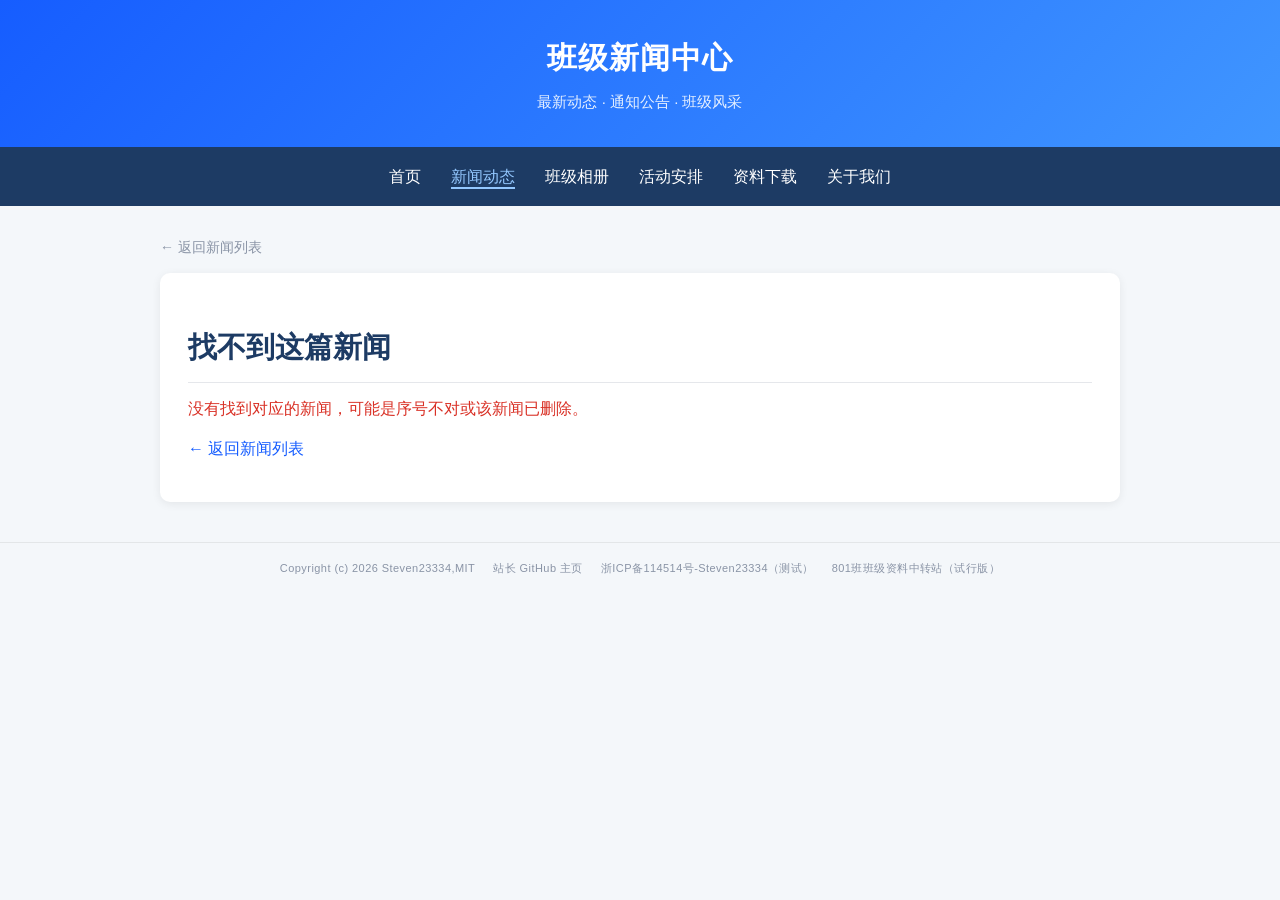
<file: news_branch/news_branch.html>
<!doctype html>
<html lang="zh-CN">
  <head>
    <link rel="icon" href="../image/favicon.ico" type="image/x-icon" />
    <meta charset="UTF-8" />
    <meta name="viewport" content="width=device-width, initial-scale=1.0" />
    <title>新闻详情 - 萧山尚德801班</title>
    <link rel="stylesheet" href="../css/main_css.css" />
    <script src="../js/site-layout.js" defer></script>
    <script src="../js/Markdown_Lib/marked.min.js" defer></script>
    <script src="news_branch.js" defer></script>
  </head>
  <body data-page="news" data-base="../">
    <div class="container">
      <p class="news-crumb">
        <a class="link-plain" href="../news.html">← 返回新闻列表</a>
      </p>
      <article class="md-content" id="newsContent">
        <p class="loading">正在加载…</p>
      </article>
    </div>
  </body>
</html>
</file>
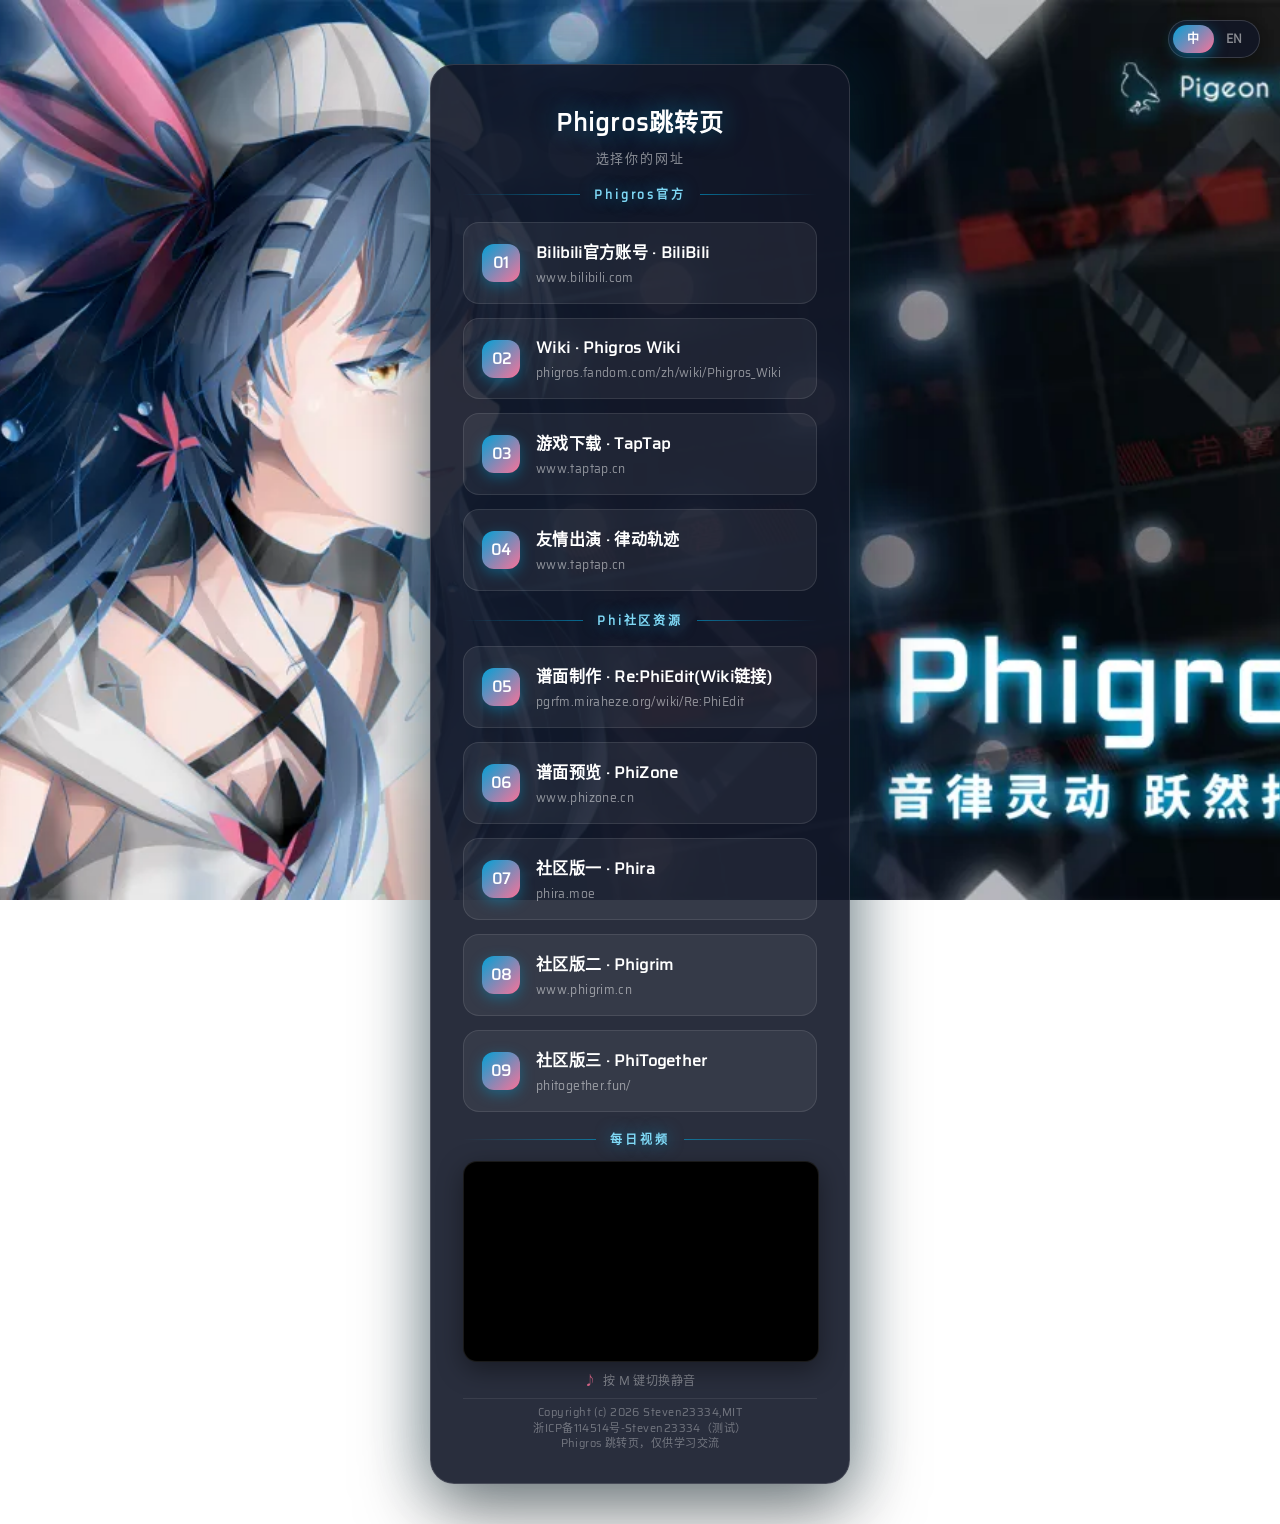
<file: Phigros_Web/Phigros.html>
<!DOCTYPE html>
<html lang="zh-CN">
<head>
  <link rel="shortcut icon" href="images/favicon.ico">
  <meta charset="UTF-8">
  <meta name="viewport" content="width=device-width, initial-scale=1.0">
  <title data-zh="Phigros 跳转页" data-en="Phigros Redirect Page">Phigros 跳转页</title>
  <link rel="stylesheet" href="css/style_1.css">
</head>
<body>
  <!-- 大标题 -->
  <!-- <h1 class="title">Phigros</h1> -->

  <!-- 右上角语言切换滑块 -->
  <div class="lang-switch" id="langSwitch" role="switch" aria-checked="false"
       aria-label="Language switch" tabindex="0">
    <span class="lang-opt active" data-lang="zh">中</span>
    <span class="lang-opt" data-lang="en">EN</span>
    <span class="lang-slider"></span>
  </div>

  <!-- 主卡片（原弹窗内容，现在直接放在页面里） -->
  <div class="modal">
    <h2 class="modal-title" id="modalTitle" data-zh="Phigros跳转页" data-en="Phigros Redirect Page">Phigros跳转页</h2>
    <p class="modal-sub" data-zh="选择你的网址" data-en="Choose your website">选择你的网址</p>

    <div class="section-label top"
         data-zh="Phigros官方" data-en="Phigros Official">Phigros官方</div>

    <div class="routes">
      <!-- 路线一 -->
      <a class="route"
         href="https://space.bilibili.com/414149787"
         target="_blank" rel="noopener noreferrer">
        <span class="route-num">01</span>
        <span class="route-text">
          <span class="route-name"
                data-zh="Bilibili官方账号 · BiliBili"
                data-en="Bilibili Official · BiliBili">Bilibili官方账号 · BiliBili</span>
          <span class="route-desc">www.bilibili.com</span>
        </span>
      </a>

      <!-- 路线二 -->
      <a class="route"
         href="https://phigros.fandom.com/zh/wiki/Phigros_Wiki"
         target="_blank" rel="noopener noreferrer">
        <span class="route-num">02</span>
        <span class="route-text">
          <span class="route-name"
                data-zh="Wiki · Phigros Wiki"
                data-en="Wiki · Phigros Wiki">Wiki · Phigros Wiki</span>
          <span class="route-desc">phigros.fandom.com/zh/wiki/Phigros_Wiki</span>
        </span>
      </a>

      <!-- 路线三 -->
      <a class="route"
         href="https://www.taptap.cn/app/165287"
         target="_blank" rel="noopener noreferrer">
        <span class="route-num">03</span>
        <span class="route-text">
          <span class="route-name"
                data-zh="游戏下载 · TapTap"
                data-en="Game Download · TapTap">游戏下载 · TapTap</span>
          <span class="route-desc">www.taptap.cn</span>
        </span>
      </a>

      <!-- 路线四 -->
      <a class="route"
         href="https://www.taptap.cn/app/201173"
         target="_blank" rel="noopener noreferrer">
        <span class="route-num">04</span>
        <span class="route-text">
          <span class="route-name"
                data-zh="友情出演 · 律动轨迹"
                data-en="Cameo · Rizline">友情出演 · 律动轨迹</span>
          <span class="route-desc">www.taptap.cn</span>
        </span>
      </a>

      <!-- Phi社区资源 -->
      <div class="section-label mid"
           data-zh="Phi社区资源" data-en="Phi Community Resources">Phi社区资源</div>

      <!-- 路线五 -->
      <a class="route"
         href="https://pgrfm.miraheze.org/wiki/Re:PhiEdit"
         target="_blank" rel="noopener noreferrer">
        <span class="route-num">05</span>
        <span class="route-text">
          <span class="route-name"
                data-zh="谱面制作 · Re:PhiEdit(Wiki链接)"
                data-en="Chart Editing · Re:PhiEdit (Wiki Link)">谱面制作 · Re:PhiEdit(Wiki链接)</span>
          <span class="route-desc">pgrfm.miraheze.org/wiki/Re:PhiEdit</span>
        </span>
      </a>

      <!-- 路线六 -->
      <a class="route"
         href="https://www.phizone.cn/"
         target="_blank" rel="noopener noreferrer">
        <span class="route-num">06</span>
        <span class="route-text">
          <span class="route-name"
                data-zh="谱面预览 · PhiZone"
                data-en="Chart Preview · PhiZone">谱面预览 · PhiZone</span>
          <span class="route-desc">www.phizone.cn</span>
        </span>
      </a>

      <!-- 路线七 -->
      <a class="route"
         href="https://phira.moe"
         target="_blank" rel="noopener noreferrer">
        <span class="route-num">07</span>
        <span class="route-text">
          <span class="route-name"
                data-zh="社区版一 · Phira"
                data-en="Community Ver. 1 · Phira">社区版一 · Phira</span>
          <span class="route-desc">phira.moe</span>
        </span>
      </a>

      <!-- 路线八 -->
      <a class="route"
         href="https://www.phigrim.cn"
         target="_blank" rel="noopener noreferrer">
        <span class="route-num">08</span>
        <span class="route-text">
          <span class="route-name"
                data-zh="社区版二 · Phigrim"
                data-en="Community Ver. 2 · Phigrim">社区版二 · Phigrim</span>
          <span class="route-desc">www.phigrim.cn</span>
        </span>
      </a>

      <!-- 路线九 -->
      <a class="route"
         href="https://phitogether.fun/"
         target="_blank" rel="noopener noreferrer">
        <span class="route-num">09</span>
        <span class="route-text">
          <span class="route-name"
                data-zh="社区版三 · PhiTogether"
                data-en="Community Ver. 3 · PhiTogether">社区版三 · PhiTogether</span>
          <span class="route-desc">phitogether.fun/</span>
        </span>
      </a>
    </div>

    <!-- ===== 每日视频（B 站播放器嵌入） ===== -->
    <div class="video-block">
      <div class="section-label mid"
           data-zh="每日视频" data-en="Daily Videos">每日视频</div>

      <div class="video-wrap">
        <!-- 换视频只改 data-src：填 www.bilibili.com 视频页链接或 player.bilibili.com 嵌入链接 -->
        <iframe id="biliPlayer"
                data-src="https://www.bilibili.com/video/BV1wE5K6xEwv"
                scrolling="no"
                frameborder="no"
                allowfullscreen="true"
                loading="lazy"
                title="每日视频"></iframe>
      </div>

      <!-- 视频播放提示（注释） -->
      <p class="video-tip"
         data-zh="按 M 键切换静音"
         data-en="Press M to toggle mute">按 M 键切换静音</p>
    </div>

    <footer>
      <a href="LICENSE/LICENSE.html"
         target="_blank"
         rel="noopener noreferrer">
        <p data-zh="Copyright (c) 2026 Steven23334,MIT"
           data-en="Copyright (c) 2026 Steven23334,MIT">
           Copyright (c) 2026 Steven23334,MIT</p>
      </a>
      <a href="https://space.bilibili.com/3493293102991497"
         target="_blank"
         rel="noopener noreferrer">
        <p data-zh="浙ICP备114514号-Steven23334（测试）"
           data-en="Zhejiang ICP No. 114514 - Steven23334 (Test)">
           浙ICP备114514号-Steven23334（测试）</p>
      </a>
      <p data-zh="Phigros 跳转页，仅供学习交流"
         data-en="Phigros Redirect Page, For learning and exchange only">Phigros 跳转页，仅供学习交流</p>
    </footer>
  </div>

  <script>
  /* ===== 1. 语言切换（先执行，不受视频挂载影响） ===== */
  (function () {
    var langSwitch = document.getElementById('langSwitch');
    if (!langSwitch) return;

    var langOpts   = langSwitch.querySelectorAll('.lang-opt');
    var currentLang = 'zh';

    function setLang(lang) {
      currentLang = lang;

      document.documentElement.lang = (lang === 'zh') ? 'zh-CN' : 'en';

      langSwitch.classList.toggle('en', lang === 'en');
      langSwitch.setAttribute('aria-checked', lang === 'en' ? 'true' : 'false');
      langOpts.forEach(function (opt) {
        opt.classList.toggle('active', opt.dataset.lang === lang);
      });

      document.querySelectorAll('[data-zh][data-en]').forEach(function (el) {
        el.textContent = el.getAttribute('data-' + lang);
      });

      document.querySelectorAll('[data-zh-aria][data-en-aria]').forEach(function (el) {
        el.setAttribute('aria-label', el.getAttribute('data-' + lang + '-aria'));
      });
    }

    langSwitch.addEventListener('click', function () {
      setLang(currentLang === 'zh' ? 'en' : 'zh');
    });

    langSwitch.addEventListener('keydown', function (e) {
      if (e.key === 'Enter' || e.key === ' ') {
        e.preventDefault();
        setLang(currentLang === 'zh' ? 'en' : 'zh');
      }
    });
  })();

  /* ===== 2. 视频挂载（只认 player.bilibili.com / www.bilibili.com） ===== */
  (function () {
    try {
      var iframe = document.getElementById('biliPlayer');
      if (!iframe) return;

      var raw = iframe.getAttribute('data-src');
      if (!raw) return;

      var url = new URL(raw, location.href);

      var isPlayer    = url.hostname === 'player.bilibili.com';
      var isVideoPage = url.hostname === 'www.bilibili.com';

      // 情况 A：player.bilibili.com 嵌入链接 → 直接补/覆盖参数
      if (isPlayer) {
        url.searchParams.set('autoplay', '0');
        url.searchParams.set('muted', '0');
        iframe.src = url.toString();
        return;
      }

      // 情况 B：www.bilibili.com 视频页 → 提取 BV 号转嵌入链接
      if (isVideoPage) {
        var m = url.pathname.match(/\/video\/(BV[0-9A-Za-z]+)/);
        if (m) {
          url = new URL('https://player.bilibili.com/player.html');
          url.searchParams.set('bvid', m[1]);
          url.searchParams.set('autoplay', '0');
          url.searchParams.set('muted', '0');
          iframe.src = url.toString();
          return;
        }
        // www.bilibili.com 但不是 /video/BV... 路径（首页、专栏等）→ 走超链接
      }

      // 情况 C：其他域名（space、m、tv、youtube…）→ 渲染成超链接
      renderFallbackLink(url);

      function renderFallbackLink(u) {
        var wrap = iframe.parentNode;
        if (!wrap) return;

        iframe.style.display = 'none';

        var host = u.hostname;
        var zhText = '打开外部链接 · ' + host;
        var enText = 'Open external website · ' + host;

        var link = document.createElement('a');
        link.href = u.toString();
        link.target = '_blank';
        link.rel = 'noopener noreferrer';
        link.className = 'video-fallback-link';
        link.setAttribute('data-zh', zhText);
        link.setAttribute('data-en', enText);
        link.textContent = zhText;

        wrap.appendChild(link);
      }
    } catch (e) {
      console.warn('视频链接解析失败，保持 iframe 原样：', e);
    }
  })();
  </script>
</body>
</html>
</file>
<file: css/main_css.css>
/* ==================== 基础重置 ==================== */
* {
  margin: 0;
  padding: 0;
  box-sizing: border-box;
}

body {
  font-family: "Microsoft YaHei", sans-serif;
  background-color: #f4f7fa;
  color: #333;
  line-height: 1.7;
}

/* ==================== 页头 ==================== */
header {
  background: linear-gradient(135deg, #165dff, #4096ff);
  color: #fff;
  padding: 2rem 1rem;
  text-align: center;
}

header h1 {
  font-size: 30px;
  letter-spacing: 1px;
}

header p {
  margin-top: 6px;
  font-size: 15px;
  color: #e6f0ff;
}

/* ==================== 导航 ==================== */
nav {
  background-color: #1d3b64;
  padding: 1rem;
  text-align: center;
}

nav a {
  color: #fff;
  text-decoration: none;
  margin: 0 15px;
  font-size: 16px;
}

nav a:hover {
  color: #94c8ff;
}

nav a.active {
  color: #94c8ff;
  border-bottom: 2px solid #94c8ff;
  padding-bottom: 2px;
}

/* ==================== 内容容器 ==================== */
.container {
  max-width: 1000px;
  margin: 30px auto;
  padding: 0 20px;
}

h2 {
  color: #1d3b64;
  margin: 24px 0 12px;
}

/* ==================== 首页：初衷 / 简介卡片 ==================== */
h2:first-of-type {
  margin-top: 0;
  font-size: 22px;
}

.hero {
  background: #fff;
  border-radius: 10px;
  padding: 26px;
  box-shadow: 0 2px 10px rgba(0, 0, 0, 0.07);
  border-left: 4px solid #165dff;
}

.hero p {
  color: #555;
  font-size: 15px;
  margin-bottom: 8px;
}

.hero p:last-child {
  margin-bottom: 0;
}

.hero strong {
  color: #165dff;
}

/* ==================== 首页：快捷入口卡片网格 ==================== */
.quick-grid {
  display: grid;
  grid-template-columns: repeat(auto-fit, minmax(260px, 1fr));
  gap: 20px;
  margin: 20px 0;
}

.quick-card {
  display: flex;
  gap: 16px;
  align-items: flex-start;
  background: #fff;
  padding: 22px;
  border-radius: 10px;
  box-shadow: 0 2px 10px rgba(0, 0, 0, 0.07);
  color: inherit;
  text-decoration: none;
  transition:
    transform 0.2s ease,
    box-shadow 0.2s ease;
}

.quick-card:hover {
  transform: translateY(-4px);
  box-shadow: 0 6px 18px rgba(22, 93, 255, 0.18);
}

.quick-card:focus-visible {
  outline: 3px solid #94c8ff;
  outline-offset: 2px;
}

.quick-icon {
  flex: 0 0 46px;
  height: 46px;
  display: flex;
  align-items: center;
  justify-content: center;
  font-size: 24px;
  background: #eef4ff;
  border-radius: 10px;
}

.quick-body {
  flex: 1;
  min-width: 0;
}

.quick-body h3 {
  color: #165dff;
  font-size: 17px;
  margin-bottom: 6px;
}

.quick-body p {
  color: #666;
  font-size: 14px;
  line-height: 1.6;
}

/* ==================== 首页：最新动态预览 ==================== */
.latest-list {
  display: flex;
  flex-direction: column;
  gap: 14px;
}

.latest-item {
  display: flex;
  gap: 16px;
  align-items: center;
  background: #fff;
  padding: 18px 22px;
  border-radius: 10px;
  box-shadow: 0 2px 10px rgba(0, 0, 0, 0.07);
  color: inherit;
  text-decoration: none;
  transition:
    transform 0.2s ease,
    box-shadow 0.2s ease;
}

.latest-item:hover {
  transform: translateY(-3px);
  box-shadow: 0 6px 18px rgba(22, 93, 255, 0.18);
}

.latest-item:focus-visible {
  outline: 3px solid #94c8ff;
  outline-offset: 2px;
}

.latest-date {
  flex: 0 0 56px;
  text-align: center;
  background: #eef4ff;
  border-radius: 8px;
  padding: 6px 4px;
}

.latest-date .day {
  display: block;
  font-size: 20px;
  font-weight: 700;
  color: #165dff;
  line-height: 1.2;
}

.latest-date .month {
  display: block;
  font-size: 12px;
  color: #1d3b64;
}

.latest-body {
  flex: 1;
  min-width: 0;
}

.latest-body h3 {
  color: #165dff;
  font-size: 16px;
  margin-bottom: 4px;
}

.latest-body p {
  color: #777;
  font-size: 13px;
}

.more-link {
  display: inline-block;
  margin-top: 16px;
  color: #165dff;
  text-decoration: none;
  font-size: 14px;
  border-bottom: 1px solid rgba(22, 93, 255, 0.35);
  padding-bottom: 1px;
}

.more-link:hover {
  color: #0f47cc;
  border-bottom-color: rgba(251, 114, 153, 0.9);
}

/* ==================== 新闻页：置顶要闻 ==================== */
.feature {
  display: block;
  background: linear-gradient(135deg, #165dff, #4096ff);
  color: #fff;
  padding: 26px;
  border-radius: 10px;
  text-decoration: none;
  box-shadow: 0 6px 18px rgba(22, 93, 255, 0.25);
  transition:
    transform 0.2s ease,
    box-shadow 0.2s ease;
}

.feature:hover {
  transform: translateY(-4px);
  box-shadow: 0 10px 26px rgba(22, 93, 255, 0.35);
}

.feature:focus-visible {
  outline: 3px solid #94c8ff;
  outline-offset: 2px;
}

.feature h3 {
  font-size: 22px;
  margin-bottom: 10px;
}

.feature p {
  color: #e6f0ff;
  font-size: 15px;
}

.feature .meta {
  color: #cfe2ff;
}

/* ==================== 新闻页：新闻列表 ==================== */
.news-list {
  display: flex;
  flex-direction: column;
  gap: 20px;
  margin: 20px 0;
}

.news-item {
  display: flex;
  gap: 18px;
  align-items: flex-start;
  background: #fff;
  padding: 22px;
  border-radius: 10px;
  box-shadow: 0 2px 10px rgba(0, 0, 0, 0.07);
  color: inherit;
  text-decoration: none;
  cursor: pointer;
  transition:
    transform 0.2s ease,
    box-shadow 0.2s ease;
}

.news-item:hover {
  transform: translateY(-4px);
  box-shadow: 0 6px 18px rgba(22, 93, 255, 0.18);
}

.news-item:focus-visible {
  outline: 3px solid #94c8ff;
  outline-offset: 2px;
}

.date-box {
  flex: 0 0 66px;
  text-align: center;
  background: #eef4ff;
  border-radius: 8px;
  padding: 8px 4px;
}

.date-box .day {
  display: block;
  font-size: 24px;
  font-weight: 700;
  color: #165dff;
  line-height: 1.2;
}

.date-box .month {
  display: block;
  font-size: 12px;
  color: #1d3b64;
}

.news-body {
  flex: 1;
  min-width: 0;
}

.news-body h3 {
  color: #165dff;
  margin-bottom: 8px;
  font-size: 18px;
}

.news-body p {
  color: #555;
  font-size: 15px;
}

/* ==================== 元信息与标签 ==================== */
.meta {
  margin-top: 10px;
  font-size: 13px;
  color: #888;
  display: flex;
  flex-wrap: wrap;
  align-items: center;
  gap: 12px;
}

.tag {
  display: inline-block;
  background: #eef4ff;
  color: #165dff;
  font-size: 12px;
  padding: 2px 10px;
  border-radius: 999px;
}

.tag.hot {
  background: #fff1e6;
  color: #e8730c;
}

.tag.notice {
  background: #e9f9ee;
  color: #1a9c4b;
}

.end-tip {
  text-align: center;
  color: #999;
  font-size: 14px;
  margin: 26px 0 10px;
}

/* ==================== 关于我们页 ==================== */
.about-card {
  background: #fff;
  border-radius: 10px;
  padding: 26px;
  box-shadow: 0 2px 10px rgba(0, 0, 0, 0.07);
}

.about-card p {
  color: #555;
  font-size: 15px;
  margin-bottom: 10px;
}

.about-card p:last-child {
  margin-bottom: 0;
}

.about-card strong {
  color: #165dff;
}

/* 成员列表（非卡片） */
.member-list {
  margin: 0;
}

.member-list dt {
  font-weight: 700;
  color: #165dff;
  font-size: 15px;
  margin-top: 16px;
}

.member-list dt:first-child {
  margin-top: 0;
}

.member-list .role {
  font-weight: 400;
  color: #888;
  font-size: 13px;
  margin-left: 8px;
}

.member-list dd {
  margin: 4px 0 0;
  color: #555;
  font-size: 14px;
  line-height: 1.6;
}

/* 联系方式链接列表 */
.contact-links {
  list-style: none;
  margin: 0;
  padding: 0;
}

.contact-links li {
  padding: 8px 0;
  font-size: 14px;
  color: #555;
  border-bottom: 1px solid #f0f2f5;
}

.contact-links li:last-child {
  border-bottom: none;
}

.contact-links .label {
  color: #888;
  margin-right: 6px;
}

/* 更新时间线 */
.timeline {
  list-style: none;
  margin: 20px 0;
  padding-left: 22px;
  border-left: 2px solid #e3ebf8;
}

.timeline li {
  position: relative;
  padding: 0 0 20px 4px;
}

.timeline li:last-child {
  padding-bottom: 0;
}

.timeline li::before {
  content: "";
  position: absolute;
  left: -29px;
  top: 7px;
  width: 12px;
  height: 12px;
  border-radius: 50%;
  background: #fff;
  border: 3px solid #165dff;
}

.timeline .tl-date {
  display: block;
  font-size: 13px;
  font-weight: 700;
  color: #165dff;
}

.timeline .tl-title {
  display: block;
  font-size: 15px;
  font-weight: 700;
  color: #1d3b64;
  margin: 2px 0 4px;
}

.timeline .tl-desc {
  font-size: 14px;
  color: #666;
}

/* 提示框 */
.notice-box {
  background: #fffaf0;
  border-left: 4px solid #f0a020;
  border-radius: 10px;
  padding: 20px 22px;
  box-shadow: 0 2px 10px rgba(0, 0, 0, 0.06);
}

.notice-box p {
  color: #7a5a1e;
  font-size: 14px;
  margin-bottom: 8px;
}

.notice-box p:last-child {
  margin-bottom: 0;
}

/* ==================== 相册页 ==================== */
.gallery-toolbar {
  display: inline-flex;
  gap: 2px;
  padding: 3px;
  margin: 0 0 16px;
  background: #edf1f7;
  border-radius: 8px;
}

.filter-btn {
  border: none;
  background: transparent;
  color: #6b7686;
  font-family: inherit;
  font-size: 13px;
  line-height: 1.4;
  padding: 4px 14px;
  border-radius: 6px;
  cursor: pointer;
  transition:
    background 0.18s ease,
    color 0.18s ease,
    box-shadow 0.18s ease;
}

.filter-btn:hover {
  color: #165dff;
}

.filter-btn.active {
  background: #fff;
  color: #165dff;
  box-shadow: 0 1px 3px rgba(28, 45, 78, 0.12);
}

.filter-btn:focus-visible {
  outline: 2px solid #94c8ff;
  outline-offset: 1px;
}

.gallery-grid {
  display: grid;
  grid-template-columns: repeat(auto-fill, minmax(150px, 1fr));
  gap: 12px;
}

.gallery-card {
  display: block;
  width: 100%;
  padding: 0;
  border: none;
  border-radius: 8px;
  overflow: hidden;
  background: #fff;
  font-family: inherit;
  text-align: left;
  cursor: pointer;
  box-shadow: 0 1px 4px rgba(0, 0, 0, 0.06);
  transition:
    transform 0.18s ease,
    box-shadow 0.18s ease;
}

.gallery-card:hover {
  transform: translateY(-2px);
  box-shadow: 0 4px 12px rgba(22, 93, 255, 0.16);
}

.gallery-card:focus-visible {
  outline: 2px solid #94c8ff;
  outline-offset: 2px;
}

.media-thumb {
  position: relative;
  width: 100%;
  aspect-ratio: 4 / 3;
  background: #eef4ff;
  overflow: hidden;
}

.media-thumb img,
.media-thumb video {
  width: 100%;
  height: 100%;
  object-fit: cover;
  display: block;
}

.media-thumb .badge {
  position: absolute;
  left: 6px;
  bottom: 6px;
  background: rgba(0, 0, 0, 0.5);
  color: #fff;
  font-size: 10px;
  line-height: 1.5;
  padding: 1px 6px;
  border-radius: 999px;
}

.media-thumb .play-icon {
  position: absolute;
  inset: 0;
  display: flex;
  align-items: center;
  justify-content: center;
  font-size: 26px;
  color: rgba(255, 255, 255, 0.9);
  text-shadow: 0 2px 6px rgba(0, 0, 0, 0.45);
  pointer-events: none;
}

.gallery-info {
  padding: 7px 9px 8px;
}

.gallery-info h3 {
  color: #3a4a60;
  font-size: 12px;
  font-weight: 400;
  line-height: 1.4;
  margin: 0;
  white-space: nowrap;
  overflow: hidden;
  text-overflow: ellipsis;
}

.gallery-info .meta {
  margin: 2px 0 0;
  font-size: 11px;
  color: #9aa5b5;
  line-height: 1.4;
}

.gallery-empty {
  display: none;
  text-align: center;
  color: #999;
  font-size: 14px;
  padding: 32px 20px;
  background: #fff;
  border-radius: 10px;
  box-shadow: 0 2px 10px rgba(0, 0, 0, 0.07);
}

.gallery-tip {
  margin-top: 12px;
  font-size: 13px;
  color: #999;
}

/* 灯箱 */
.lightbox {
  position: fixed;
  inset: 0;
  z-index: 100;
  display: none;
  align-items: center;
  justify-content: center;
  background: rgba(10, 18, 32, 0.92);
  padding: 24px;
}

.lightbox.open {
  display: flex;
}

.lightbox-content {
  display: flex;
  flex-direction: column;
  align-items: center;
  max-width: min(1100px, 94vw);
  max-height: 88vh;
}

.lightbox-content img,
.lightbox-content video {
  max-width: 100%;
  max-height: 76vh;
  border-radius: 8px;
  background: #000;
  box-shadow: 0 10px 40px rgba(0, 0, 0, 0.5);
}

.lightbox-caption {
  color: #dbe7ff;
  font-size: 14px;
  margin-top: 12px;
  text-align: center;
  word-break: break-all;
}

.lightbox-caption .sub {
  display: block;
  color: #93a5c4;
  font-size: 12px;
  margin-top: 2px;
}

.lightbox-close,
.lightbox-prev,
.lightbox-next {
  position: absolute;
  display: flex;
  align-items: center;
  justify-content: center;
  width: 44px;
  height: 44px;
  border: none;
  border-radius: 50%;
  background: rgba(255, 255, 255, 0.12);
  color: #fff;
  font-size: 22px;
  cursor: pointer;
  transition: background 0.2s ease;
}

.lightbox-close:hover,
.lightbox-prev:hover,
.lightbox-next:hover {
  background: rgba(255, 255, 255, 0.25);
}

.lightbox-close {
  top: 20px;
  right: 24px;
}

.lightbox-prev {
  left: 24px;
  top: 50%;
  transform: translateY(-50%);
}

.lightbox-next {
  right: 24px;
  top: 50%;
  transform: translateY(-50%);
}

/* ==================== 页脚：浅灰背景声明区（并排布局） ==================== */
footer {
  margin-top: 40px;
  padding: 18px 16px 22px;
  border-top: 1px solid rgba(0, 0, 0, 0.07);
  text-align: center;
  font-size: 11px;
  letter-spacing: 0.04em;
  color: #8a94a6;
  line-height: 1.4;
}

footer p {
  margin: 0;
}

.footer-links {
  display: flex;
  flex-wrap: wrap;
  justify-content: center;
  align-items: center;
  gap: 4px 18px;
  max-width: 1000px;
  margin: 0 auto;
}

.footer-links > * {
  white-space: nowrap;
}

/* ==================== 通用文字链接（与页脚同风格，无下划线） ==================== */
footer a,
.link-plain {
  color: #8a94a6;
  text-decoration: none;
  transition: color 0.2s ease;
}

footer a:hover,
.link-plain:hover {
  color: #676767;
}

footer a:focus-visible,
.link-plain:focus-visible {
  outline: 2px solid #676767;
  outline-offset: 2px;
}
/* ==================== 日历页 ==================== */
.calendar-layout {
  display: grid;
  grid-template-columns: minmax(0, 1.6fr) minmax(0, 1fr);
  gap: 20px;
  align-items: start;
}

.calendar-panel,
.event-panel {
  background: #fff;
  border-radius: 10px;
  box-shadow: 0 2px 10px rgba(0, 0, 0, 0.07);
  padding: 20px;
}

.calendar-head {
  display: flex;
  align-items: center;
  justify-content: space-between;
  flex-wrap: wrap;
  gap: 10px;
  margin-bottom: 14px;
}

.calendar-title {
  font-size: 18px;
  font-weight: 700;
  color: #1d3b64;
}

.calendar-nav {
  display: flex;
  gap: 6px;
}

.cal-btn {
  border: 1px solid #d8e2f2;
  background: #fff;
  color: #165dff;
  font-family: inherit;
  font-size: 13px;
  line-height: 1.4;
  padding: 4px 12px;
  border-radius: 6px;
  cursor: pointer;
  transition:
    background 0.18s ease,
    border-color 0.18s ease;
}

.cal-btn:hover {
  background: #eef4ff;
}

.cal-btn:focus-visible {
  outline: 2px solid #94c8ff;
  outline-offset: 1px;
}

.calendar-weekdays,
.calendar-grid {
  display: grid;
  grid-template-columns: repeat(7, 1fr);
  gap: 4px;
}

.calendar-weekdays span {
  text-align: center;
  font-size: 12px;
  color: #8a94a6;
  padding: 4px 0;
}

.calendar-day {
  position: relative;
  aspect-ratio: 1 / 1;
  border: none;
  background: transparent;
  border-radius: 8px;
  font-family: inherit;
  font-size: 14px;
  color: #3a4a60;
  cursor: pointer;
  display: flex;
  flex-direction: column;
  align-items: center;
  justify-content: center;
  gap: 3px;
  transition:
    background 0.15s ease,
    color 0.15s ease;
}

.calendar-day:hover {
  background: #eef4ff;
}

.calendar-day:focus-visible {
  outline: 2px solid #94c8ff;
  outline-offset: 1px;
}

.calendar-day.other-month {
  color: #c3ccd9;
}

.calendar-day.today {
  box-shadow: inset 0 0 0 2px #165dff;
}

.calendar-day.selected {
  background: #165dff;
  color: #fff;
}

.dots {
  display: flex;
  gap: 2px;
  height: 4px;
}

.dots span {
  width: 4px;
  height: 4px;
  border-radius: 50%;
  background: #165dff;
}

.event-panel h3 {
  color: #1d3b64;
  font-size: 16px;
  margin-bottom: 12px;
}

.event-empty {
  color: #999;
  font-size: 14px;
  text-align: center;
  padding: 24px 0;
}

.event-item {
  padding: 12px 0;
  border-bottom: 1px solid #f0f2f5;
}

.event-item:last-child {
  border-bottom: none;
}

.event-item .ev-time {
  font-size: 12px;
  font-weight: 700;
  color: #165dff;
}

.event-item .ev-title {
  font-size: 15px;
  font-weight: 700;
  color: #1d3b64;
  margin: 2px 0 4px;
}

.event-item .ev-meta {
  display: flex;
  flex-wrap: wrap;
  gap: 10px;
  font-size: 12px;
  color: #8a94a6;
}

.event-item .ev-desc {
  font-size: 13px;
  color: #666;
  margin-top: 4px;
}

.calendar-tip {
  margin-top: 12px;
  font-size: 13px;
  color: #999;
}
/* ===== 分区标签（统一使用官方版蓝色） ===== */
.section-label {
  display: flex;
  align-items: center;
  gap: 14px;
  font-size: 12px;
  font-weight: 700;
  letter-spacing: 0.24em;
  white-space: nowrap;
  color: #165dff;
  text-shadow: 0 0 16px rgba(0, 161, 214, 0.55);
}

.section-label::before,
.section-label::after {
  content: "";
  flex: 1;
  height: 1px;
}

.section-label::before {
  background: linear-gradient(90deg, transparent, rgba(0, 161, 214, 0.6));
}

.section-label::after {
  background: linear-gradient(90deg, rgba(0, 161, 214, 0.6), transparent);
}

.section-label.top {
  margin: 0 0 18px;
}

.section-label.mid {
  margin: 6px 0 2px;
}
/* ==================== 资料下载页 ==================== */
.dl-grid {
  display: grid;
  grid-template-columns: repeat(auto-fill, minmax(240px, 1fr));
  gap: 12px;
}

.dl-card {
  display: flex;
  align-items: center;
  gap: 12px;
  min-width: 0;
  padding: 12px 14px;
  background: #fff;
  border-radius: 8px;
  color: inherit;
  text-decoration: none;
  box-shadow: 0 1px 4px rgba(0, 0, 0, 0.06);
  transition:
    transform 0.18s ease,
    box-shadow 0.18s ease;
}

.dl-card:hover {
  transform: translateY(-2px);
  box-shadow: 0 4px 12px rgba(22, 93, 255, 0.16);
}

.dl-card:focus-visible {
  outline: 2px solid #94c8ff;
  outline-offset: 2px;
}

.dl-icon {
  flex: 0 0 40px;
  height: 40px;
  display: flex;
  align-items: center;
  justify-content: center;
  border-radius: 8px;
  color: #fff;
  font-size: 11px;
  font-weight: 700;
  letter-spacing: 0.02em;
}

.dl-info {
  flex: 1;
  min-width: 0;
  display: block;
}

.dl-name {
  display: block;
  font-size: 13px;
  color: #3a4a60;
  white-space: nowrap;
  overflow: hidden;
  text-overflow: ellipsis;
}

.dl-meta {
  display: block;
  margin-top: 2px;
  font-size: 11px;
  color: #9aa5b5;
}
/* ==================== 新闻详情页 ==================== */
.news-crumb {
  margin-bottom: 14px;
  font-size: 14px;
}

.md-content {
  background: #fff;
  padding: 28px;
  border-radius: 10px;
  box-shadow: 0 2px 10px rgba(0, 0, 0, 0.07);
}

.md-content h1,
.md-content h2,
.md-content h3 {
  color: #1d3b64;
  margin: 22px 0 12px;
}

.md-content h1 {
  font-size: 1.8rem;
  border-bottom: 1px solid #e5e7eb;
  padding-bottom: 10px;
}

.md-content h2 {
  font-size: 1.4rem;
}

.md-content p {
  margin: 12px 0;
}

.md-content ul,
.md-content ol {
  padding-left: 24px;
  margin: 12px 0;
}

.md-content img {
  max-width: 100%;
  height: auto;
  vertical-align: middle;
}

.md-content a {
  color: #165dff;
}

.md-content code {
  background: #f0f2f5;
  padding: 2px 5px;
  border-radius: 4px;
  font-family: Consolas, monospace;
}

.md-content pre {
  background: #1d3b64;
  color: #fff;
  padding: 14px;
  border-radius: 8px;
  overflow-x: auto;
  margin: 14px 0;
}

.md-content pre code {
  background: transparent;
  color: inherit;
  padding: 0;
}

.md-content blockquote {
  border-left: 4px solid #165dff;
  background: #f0f6ff;
  padding: 10px 14px;
  margin: 14px 0;
  color: #555;
}

.md-content hr {
  border: none;
  border-top: 1px solid #e5e7eb;
  margin: 24px 0;
}

.md-content .loading {
  color: #666;
}

.md-content .error {
  color: #d93025;
}

/* ===== 视频区块（嵌入 B 站播放器） ===== */
.video-block {
  max-width: 760px;
  margin: 18px auto 0;
  padding: 0 20px;
}

.video-wrap {
  width: 100%;
  margin-top: 12px;
  border-radius: 14px;
  overflow: hidden;
  background: #000;
  border: 1px solid rgba(255, 255, 255, 0.1);
  box-shadow: 0 8px 26px rgba(0, 0, 0, 0.4);
}

/* iframe 自带 16:9 比例，宽度随容器自动缩放，高度自动计算 */
.video-wrap iframe {
  display: block;
  width: 100%;
  height: auto;
  aspect-ratio: 16 / 9;
  border: 0;
}

/* 非 B 站链接时的超链接卡片 */
.video-fallback-link {
  display: flex;
  align-items: center;
  justify-content: center;
  width: 100%;
  min-height: 180px;
  aspect-ratio: 16 / 9;
  padding: 20px;
  box-sizing: border-box;
  text-align: center;
  text-decoration: none;
  font-size: 14px;
  font-weight: 600;
  letter-spacing: 0.04em;
  color: #7fd8f5;
  background: rgba(18, 24, 40, 0.85);
  transition:
    color 0.2s ease,
    background 0.2s ease;
  word-break: break-all;
  line-height: 1.5;
}

.video-fallback-link::before {
  content: "▶ ";
  margin-right: 6px;
  color: rgba(251, 114, 153, 0.9);
}

.video-fallback-link:hover {
  color: #fff;
  background: rgba(0, 161, 214, 0.22);
}

@font-face {
  font-family: "Saira";
  src: url("../fonts/Saira-Regular.ttf") format("truetype");
  font-weight: normal;
  font-style: normal;
  font-display: swap;
}

@font-face {
  font-family: "SiYuan Font";
  src: url("../fonts/SourceHanSansSC-Regular-2.otf") format("truetype");
  font-weight: normal;
  font-style: normal;
  font-display: swap;
}

/* ==================== 特供入口（口令页） ==================== */
.secret-form {
  display: flex;
  flex-wrap: wrap;
  gap: 10px;
  margin-top: 16px;
}

.secret-input {
  flex: 1 1 200px;
  min-width: 0;
  padding: 10px 14px;
  font-family: inherit;
  font-size: 15px;
  color: #333;
  background: #f7f9fc;
  border: 1px solid #d8e2f2;
  border-radius: 8px;
  transition:
    border-color 0.18s ease,
    box-shadow 0.18s ease;
}

.secret-input:focus {
  outline: none;
  border-color: #165dff;
  box-shadow: 0 0 0 3px rgba(22, 93, 255, 0.15);
}

.secret-btn {
  flex: 0 0 auto;
  padding: 10px 26px;
  font-family: inherit;
  font-size: 15px;
  color: #fff;
  background: linear-gradient(135deg, #165dff, #4096ff);
  border: none;
  border-radius: 8px;
  cursor: pointer;
  transition:
    transform 0.18s ease,
    box-shadow 0.18s ease,
    opacity 0.18s ease;
}

.secret-btn:hover:not(:disabled) {
  transform: translateY(-2px);
  box-shadow: 0 6px 16px rgba(22, 93, 255, 0.3);
}

.secret-btn:focus-visible {
  outline: 3px solid #94c8ff;
  outline-offset: 2px;
}

.secret-btn:disabled {
  opacity: 0.6;
  cursor: not-allowed;
  transform: none;
  box-shadow: none;
}

.secret-msg {
  min-height: 1.5em;
  margin-top: 12px;
  font-size: 14px;
  color: #888;
}

.secret-msg.error {
  color: #d93025;
}

.secret-msg.ok {
  color: #1a9c4b;
}

.secret-hint {
  margin-top: 14px;
  font-size: 13px;
  color: #9aa5b5;
}

/* 特供内容页的小列表 */
.vip-list {
  padding-left: 22px;
  color: #555;
  font-size: 15px;
}

.vip-list li {
  margin: 6px 0;
}

/* 移动端 */
@media (max-width: 600px) {
  .secret-btn {
    width: 100%;
  }
}

.secret-field {
  position: relative;
  flex: 1 1 200px;
  display: flex;
  min-width: 0;
}

.secret-field .secret-input {
  flex: 1;
  padding-right: 44px;
}

.secret-eye {
  position: absolute;
  right: 6px;
  top: 50%;
  transform: translateY(-50%);
  width: 32px;
  height: 32px;
  border: none;
  background: transparent;
  font-size: 16px;
  line-height: 1;
  cursor: pointer;
  border-radius: 6px;
  color: #8a94a6;
}

.secret-eye:hover { background: #eef4ff; }

.secret-out {
  width: 100%;
  margin-top: 10px;
  padding: 10px 12px;
  font-family: Consolas, monospace;
  font-size: 12px;
  color: #333;
  background: #f7f9fc;
  border: 1px solid #d8e2f2;
  border-radius: 8px;
  resize: vertical;
}

/* ==================== 响应式 ==================== */
@media (max-width: 600px) {
  header h1 {
    font-size: 24px;
  }

  /* 首页 */
  .hero {
    padding: 20px;
  }

  .quick-card {
    padding: 18px;
    gap: 12px;
  }

  .latest-item {
    padding: 14px 16px;
    gap: 12px;
  }

  .latest-date {
    flex: 0 0 46px;
  }

  /* 新闻页 */
  .news-item {
    padding: 16px;
    gap: 12px;
  }

  .date-box {
    flex: 0 0 54px;
  }

  .news-body h3 {
    font-size: 16px;
  }

  /* 关于页 */
  .about-card {
    padding: 20px;
  }

  .timeline {
    padding-left: 18px;
  }

  .timeline li::before {
    left: -25px;
  }

  /* 相册页 */
  .gallery-grid {
    grid-template-columns: repeat(auto-fill, minmax(108px, 1fr));
    gap: 8px;
  }

  .gallery-toolbar {
    margin-bottom: 12px;
  }

  .filter-btn {
    font-size: 12px;
    padding: 4px 11px;
  }

  .gallery-info {
    padding: 6px 8px 7px;
  }

  .gallery-info h3 {
    font-size: 11px;
  }

  .gallery-info .meta {
    font-size: 10px;
  }

  .lightbox {
    padding: 12px;
  }

  .lightbox-close {
    top: 10px;
    right: 10px;
  }

  .lightbox-prev {
    left: 6px;
  }

  .lightbox-next {
    right: 6px;
  }

  /* 页脚 */
  .footer-links {
    flex-direction: column;
    gap: 2px;
  }

  .footer-links > * {
    white-space: normal;
  }
  /* 日历页 */
  .calendar-layout {
    grid-template-columns: 1fr;
    gap: 14px;
  }

  .calendar-panel,
  .event-panel {
    padding: 14px;
  }

  .calendar-title {
    font-size: 16px;
  }

  .calendar-day {
    font-size: 13px;
  }
  /* 资料下载页 */
  .dl-grid {
    grid-template-columns: repeat(auto-fill, minmax(170px, 1fr));
    gap: 8px;
  }

  .dl-card {
    padding: 10px 12px;
    gap: 10px;
  }

  .dl-icon {
    flex: 0 0 34px;
    height: 34px;
    font-size: 10px;
  }

  .dl-name {
    font-size: 12px;
  }

  .dl-meta {
    font-size: 10px;
  }
  /* 新闻详情页 */
  .md-content {
    padding: 20px;
  }

  .md-content h1 {
    font-size: 1.4rem;
  }

  .md-content h2 {
    font-size: 1.2rem;
  }
}
/* ==================== 底部音乐播放器 ==================== */
:root {
  --player-height: 86px;
}

body {
  padding-bottom: calc(var(--player-height) + 8px);
}

/* 播放器容器：固定底部，占满宽度，内容居中限制宽度 */
#player.music-player {
  position: fixed;
  left: 0;
  right: 0;
  bottom: 0;
  z-index: 90;
  height: var(--player-height);
  padding: 8px 20px;
  background: rgba(255, 255, 255, 0.96);
  -webkit-backdrop-filter: blur(10px);
  backdrop-filter: blur(10px);
  border-top: 1px solid rgba(29, 59, 100, 0.1);
  box-shadow: 0 -2px 16px rgba(22, 93, 255, 0.08);
}

#player .player-inner {
  max-width: 1000px;
  height: 100%;
  margin: 0 auto;
  display: flex;
  flex-direction: column;
  justify-content: center;
  gap: 4px;
}

/* 主行：封面 + 信息 + 控制 */
#player .player-main {
  display: flex;
  align-items: center;
  gap: 12px;
  min-width: 0;
  min-height: 42px;
}

#player .player-cover {
  flex-shrink: 0;
  width: 38px;
  height: 38px;
  border-radius: 6px;
  object-fit: cover;
  background: #eef4ff;
}

#player .player-info {
  flex: 1;
  min-width: 0;
  display: flex;
  flex-direction: column;
  line-height: 1.35;
}

#player .player-title {
  font-size: 13px;
  font-weight: 700;
  color: #1d3b64;
  white-space: nowrap;
  overflow: hidden;
  text-overflow: ellipsis;
}

#player .player-artist {
  font-size: 11px;
  color: #8a94a6;
  white-space: nowrap;
  overflow: hidden;
  text-overflow: ellipsis;
}

#player .player-controls {
  display: flex;
  align-items: center;
  gap: 4px;
  flex-shrink: 0;
}

/* 通用圆形按钮 */
#player .player-btn {
  display: flex;
  align-items: center;
  justify-content: center;
  width: 32px;
  height: 32px;
  padding: 0;
  border: none;
  background: transparent;
  border-radius: 50%;
  color: #165dff;
  cursor: pointer;
  transition: background 0.15s ease, color 0.15s ease;
}

#player .player-btn:hover {
  background: #eef4ff;
}

#player .player-btn:focus-visible {
  outline: 2px solid #94c8ff;
  outline-offset: 2px;
}

#player .player-btn svg {
  width: 16px;
  height: 16px;
  fill: currentColor;
  display: block;
}

/* 主播放按钮 */
#player .player-play {
  width: 38px;
  height: 38px;
  background: linear-gradient(135deg, #165dff, #4096ff);
  color: #fff;
  box-shadow: 0 2px 8px rgba(22, 93, 255, 0.3);
}

#player .player-play:hover {
  background: linear-gradient(135deg, #0f47cc, #2e7fe8);
}

#player .player-play svg {
  width: 17px;
  height: 17px;
}

/* 底行：时间 + 进度 + 音量 */
#player .player-bottom {
  display: flex;
  align-items: center;
  gap: 12px;
  min-height: 22px;
}

#player .player-time {
  flex-shrink: 0;
  display: flex;
  gap: 3px;
  font-size: 11px;
  color: #8a94a6;
  font-variant-numeric: tabular-nums;
}

#player .player-time .sep {
  color: #c3ccd9;
}

/* 进度条与音量条共用外观 */
#player .player-seek,
#player .volume-range {
  -webkit-appearance: none;
  appearance: none;
  height: 4px;
  margin: 0;
  border-radius: 999px;
  background: #d8e2f2; /* JS 会用渐变覆盖 */
  cursor: pointer;
  outline: none;
}

#player .player-seek {
  flex: 1;
  min-width: 0;
}

#player .volume-range {
  width: 70px;
}

#player .player-seek::-webkit-slider-runnable-track,
#player .volume-range::-webkit-slider-runnable-track {
  height: 4px;
  background: transparent;
  border-radius: 999px;
}

#player .player-seek::-webkit-slider-thumb,
#player .volume-range::-webkit-slider-thumb {
  -webkit-appearance: none;
  width: 12px;
  height: 12px;
  margin-top: -4px;
  border: none;
  border-radius: 50%;
  background: #165dff;
  box-shadow: 0 1px 3px rgba(22, 93, 255, 0.4);
  cursor: pointer;
  transition: transform 0.15s ease;
}

#player .player-seek::-webkit-slider-thumb:hover,
#player .volume-range::-webkit-slider-thumb:hover {
  transform: scale(1.15);
}

#player .player-seek::-moz-range-track,
#player .volume-range::-moz-range-track {
  height: 4px;
  background: transparent;
  border-radius: 999px;
}

#player .player-seek::-moz-range-thumb,
#player .volume-range::-moz-range-thumb {
  width: 12px;
  height: 12px;
  border: none;
  border-radius: 50%;
  background: #165dff;
  cursor: pointer;
}

#player .player-seek:focus-visible,
#player .volume-range:focus-visible {
  outline: 2px solid #94c8ff;
  outline-offset: 4px;
}

#player .volume-control {
  flex-shrink: 0;
  display: flex;
  align-items: center;
  gap: 4px;
}

/* 隐藏原生 audio */
#audio {
  display: none;
}

/* ==================== 播放列表弹窗 ==================== */
#player .playlist {
  position: absolute;
  right: 20px;
  bottom: calc(100% + 8px);
  width: min(340px, calc(100vw - 24px));
  max-height: min(420px, 70vh);
  overflow-y: auto;
  padding: 8px;
  background: #fff;
  border: 1px solid rgba(29, 59, 100, 0.08);
  border-radius: 12px;
  box-shadow: 0 8px 28px rgba(22, 93, 255, 0.18);
}

#player .playlist[hidden] {
  display: none;
}

#player .playlist-heading {
  display: flex;
  align-items: flex-start;
  justify-content: space-between;
  gap: 10px;
  padding: 6px 8px 10px;
}

#player .playlist-heading .eyebrow {
  display: block;
  font-size: 10px;
  font-weight: 700;
  letter-spacing: 0.18em;
  color: #165dff;
}

#player .playlist-heading h3 {
  margin: 2px 0 0;
  font-size: 15px;
  color: #1d3b64;
}

#player .playlist-tracks {
  display: flex;
  flex-direction: column;
  gap: 2px;
}

#player .playlist-track {
  display: flex;
  align-items: center;
  gap: 10px;
  width: 100%;
  padding: 8px;
  border: none;
  border-radius: 8px;
  background: transparent;
  font-family: inherit;
  text-align: left;
  color: #3a4a60;
  cursor: pointer;
  transition: background 0.15s ease;
}

#player .playlist-track:hover {
  background: #eef4ff;
}

#player .playlist-track.active {
  background: #eef4ff;
}

#player .playlist-track.active .track-details strong {
  color: #165dff;
}

#player .playlist-track .track-number {
  flex-shrink: 0;
  width: 18px;
  font-size: 11px;
  color: #9aa5b5;
  font-variant-numeric: tabular-nums;
}

#player .playlist-track img {
  flex-shrink: 0;
  width: 36px;
  height: 36px;
  border-radius: 5px;
  object-fit: cover;
  background: #eef4ff;
}

#player .playlist-track .track-details {
  flex: 1;
  min-width: 0;
  display: flex;
  flex-direction: column;
  line-height: 1.35;
}

#player .playlist-track .track-details strong {
  font-size: 12px;
  font-weight: 700;
  color: #3a4a60;
  white-space: nowrap;
  overflow: hidden;
  text-overflow: ellipsis;
}

#player .playlist-track .track-details small {
  font-size: 10px;
  color: #9aa5b5;
  white-space: nowrap;
  overflow: hidden;
  text-overflow: ellipsis;
}

#player .playlist-track .track-eq {
  flex-shrink: 0;
  font-size: 12px;
  color: #165dff;
  opacity: 0;
}

#player .playlist-track.active .track-eq {
  opacity: 1;
}

/* ==================== 播放器：移动端 ==================== */
@media (max-width: 600px) {
  :root {
    --player-height: calc(90px + env(safe-area-inset-bottom));
  }

  #player.music-player {
    padding: 8px 12px calc(8px + env(safe-area-inset-bottom));
  }

  #player .player-main {
    min-height: 44px;
    gap: 8px;
  }

  #player .player-cover {
    width: 34px;
    height: 34px;
  }

  #player .player-title {
    font-size: 12px;
  }

  #player .player-artist {
    font-size: 10px;
  }

  #player .player-controls {
    gap: 0;
  }

  #player .player-btn {
    width: 34px;
    height: 34px;
  }

  #player .player-play {
    width: 36px;
    height: 36px;
  }

  #player .player-bottom {
    gap: 8px;
  }

  #player .player-time {
    font-size: 10px;
  }

  #player .volume-range {
    width: 46px;
  }

  #player .volume-control {
    gap: 2px;
  }

  #player .playlist {
    right: 12px;
  }
}
</file>
<file: css/videos.css>
/* ==================== 每日视频页 ==================== */

/* 视频块收窄并居中 */
body[data-page="videos"] .video-block {
  max-width: 680px;
}
</file>
<file: Phigros_Web/css/style_1.css>
html {
  height: 100%;
}

body {
  margin: 0;
  min-height: 100%;
  padding: 64px 20px 40px;
  box-sizing: border-box;
  display: flex;
  flex-direction: column;
  align-items: center;
  background-image: url("../images/Phigros_background.png");
  background-repeat: no-repeat;
  background-position: center center;
  background-size: cover;
  background-attachment: fixed;
  font-family: "Saira", "SiYuan Font", sans-serif;
}

/* 页面顶部大字标题 */
.title {
  margin: 0 0 40px;
  font-family: "Saira", "SiYuan Font", sans-serif;
  font-size: clamp(48px, 9vw, 130px);
  font-weight: 700;
  letter-spacing: 0.04em;
  line-height: 1.1;
  white-space: nowrap;
  text-align: center;
  color: #ffffff;
  text-shadow:
    0 4px 18px rgba(0, 0, 0, 0.45),
    0 0 42px rgba(0, 161, 214, 0.55);
  pointer-events: none;
  user-select: none;
}

/* ===== 右上角语言切换滑块 ===== */
.lang-switch {
  position: fixed;
  top: 20px;
  right: 20px;
  display: flex;
  align-items: center;
  width: 92px;
  height: 38px;
  padding: 4px;
  box-sizing: border-box;
  border-radius: 999px;
  background: rgba(18, 24, 40, 0.78);
  border: 1px solid rgba(255, 255, 255, 0.16);
  backdrop-filter: blur(8px);
  -webkit-backdrop-filter: blur(8px);
  box-shadow: 0 8px 26px rgba(0, 0, 0, 0.35);
  cursor: pointer;
  z-index: 100;
  user-select: none;
  -webkit-tap-highlight-color: transparent;
}

.lang-opt {
  flex: 1;
  text-align: center;
  font-size: 12px;
  font-weight: 700;
  letter-spacing: 0.06em;
  color: rgba(255, 255, 255, 0.5);
  position: relative;
  z-index: 2;
  transition: color 0.25s ease;
  line-height: 1;
}

.lang-opt.active {
  color: #fff;
}

.lang-slider {
  position: absolute;
  top: 4px;
  left: 4px;
  width: calc(50% - 4px);
  height: calc(100% - 8px);
  border-radius: 999px;
  background: linear-gradient(135deg, #00a1d6, #fb7299);
  box-shadow: 0 4px 14px rgba(0, 161, 214, 0.5);
  transition: transform 0.32s cubic-bezier(0.22, 1, 0.36, 1);
  z-index: 1;
}

.lang-switch.en .lang-slider {
  transform: translateX(100%);
}

/* ===== 页面主卡片（原弹窗主体） ===== */
.modal {
  position: relative;
  width: min(420px, 100%);
  box-sizing: border-box;
  padding: 38px 32px 32px;
  border-radius: 24px;
  background: rgba(18, 24, 40, 0.9);
  border: 1px solid rgba(255, 255, 255, 0.14);
  box-shadow:
    0 24px 70px rgba(0, 0, 0, 0.55),
    0 0 60px rgba(0, 161, 214, 0.18);
}

.modal-title {
  margin: 0 0 6px;
  font-size: 24px;
  font-weight: 700;
  letter-spacing: 0.05em;
  text-align: center;
  color: #fff;
  text-shadow: 0 0 24px rgba(0, 161, 214, 0.5);
}

.modal-sub {
  margin: 0 0 16px;
  font-size: 13px;
  letter-spacing: 0.14em;
  text-align: center;
  color: rgba(255, 255, 255, 0.5);
  text-transform: uppercase;
}

/* ===== 分区标签（统一使用官方版蓝色） ===== */
.section-label {
  display: flex;
  align-items: center;
  gap: 14px;
  font-size: 12px;
  font-weight: 700;
  letter-spacing: 0.24em;
  white-space: nowrap;
  color: #7fd8f5;
  text-shadow: 0 0 16px rgba(0, 161, 214, 0.55);
}

.section-label::before,
.section-label::after {
  content: "";
  flex: 1;
  height: 1px;
}

.section-label::before {
  background: linear-gradient(90deg, transparent, rgba(0, 161, 214, 0.6));
}

.section-label::after {
  background: linear-gradient(90deg, rgba(0, 161, 214, 0.6), transparent);
}

.section-label.top {
  margin: 0 0 18px;
}

.section-label.mid {
  margin: 6px 0 2px;
}

/* ===== 路线列表 ===== */
.routes {
  display: flex;
  flex-direction: column;
  gap: 14px;
}

.route {
  display: flex;
  align-items: center;
  gap: 16px;
  padding: 16px 18px;
  border-radius: 16px;
  text-decoration: none;
  background: rgba(255, 255, 255, 0.06);
  border: 1px solid rgba(255, 255, 255, 0.1);
  transition: background 0.22s ease, border-color 0.22s ease,
              transform 0.22s ease, box-shadow 0.22s ease;
}

.route:hover {
  background: rgba(0, 161, 214, 0.18);
  border-color: rgba(0, 161, 214, 0.75);
  transform: translateX(6px);
  box-shadow: 0 8px 26px rgba(0, 161, 214, 0.3);
}

.route-num {
  flex: 0 0 auto;
  width: 38px;
  height: 38px;
  border-radius: 12px;
  display: flex;
  align-items: center;
  justify-content: center;
  font-size: 15px;
  font-weight: 700;
  color: #fff;
  background: linear-gradient(135deg, #00a1d6, #fb7299);
  box-shadow: 0 4px 14px rgba(0, 161, 214, 0.4);
}

.route-text {
  display: flex;
  flex-direction: column;
  gap: 3px;
  min-width: 0;
}

.route-name {
  font-size: 16px;
  font-weight: 600;
  color: #fff;
  letter-spacing: 0.02em;
}

.route-desc {
  font-size: 12px;
  color: rgba(255, 255, 255, 0.5);
  letter-spacing: 0.03em;
  overflow: hidden;
  text-overflow: ellipsis;
  white-space: nowrap;
}

/* ===== 视频区块（嵌入 B 站播放器） ===== */
.video-block {
  margin-top: 18px;
}

.video-wrap {
  position: relative;
  width: 100%;
  margin-top: 12px;
  aspect-ratio: 16 / 9;
  border-radius: 14px;
  overflow: hidden;
  background: #000;
  border: 1px solid rgba(255, 255, 255, 0.1);
  box-shadow: 0 8px 26px rgba(0, 0, 0, 0.4);
}

/* ===== 版权声明 ===== */
footer {
  margin-top: 8px;
  padding-top: 6px;
  border-top: 1px solid rgba(255, 255, 255, 0.08);
  text-align: center;
  font-size: 11px;
  letter-spacing: 0.04em;
  color: rgba(255, 255, 255, 0.35);
  line-height: 1.4;
}

footer p {
  margin: 0;
}

footer a {
  color: rgba(255, 255, 255, 0.35);
  text-decoration: none;
  border-bottom: 1px solid rgba(127, 216, 245, 0.35);
  transition: color 0.2s ease, border-color 0.2s ease;
}

footer a:hover {
  color: #fff;
  border-bottom-color: rgba(251, 114, 153, 0.9);
}

/* ===== 视频播放提示（注释样式） ===== */
.video-tip {
  margin: 10px 0 0;
  text-align: center;
  font-size: 12px;
  font-weight: 400;
  letter-spacing: 0.04em;
  color: rgba(255, 255, 255, 0.42);
  line-height: 1.5;
}

.video-tip::before {
  content: "♪";
  margin-right: 6px;
  color: rgba(251, 114, 153, 0.85);
}

/* 兼容不支持 aspect-ratio 的旧浏览器 */
@supports not (aspect-ratio: 16 / 9) {
  .video-wrap { height: 0; padding-bottom: 56.25%; }
}

.video-wrap iframe {
  position: absolute;
  inset: 0;
  width: 100%;
  height: 100%;
  border: 0;
  display: block;
}

/* 非 B 站链接时的超链接卡片 */
.video-fallback-link {
  position: absolute;
  inset: 0;
  display: flex;
  align-items: center;
  justify-content: center;
  padding: 20px;
  box-sizing: border-box;
  text-align: center;
  text-decoration: none;
  font-size: 14px;
  font-weight: 600;
  letter-spacing: 0.04em;
  color: #7fd8f5;
  background: rgba(18, 24, 40, 0.85);
  transition: color 0.2s ease, background 0.2s ease;
  word-break: break-all;
  line-height: 1.5;
}

.video-fallback-link::before {
  content: "▶ ";
  margin-right: 6px;
  color: rgba(251, 114, 153, 0.9);
}

.video-fallback-link:hover {
  color: #fff;
  background: rgba(0, 161, 214, 0.22);
}

@font-face {
  font-family: 'Saira';
  src: url('../fonts/Saira-Regular.ttf') format('truetype');
  font-weight: normal;
  font-style: normal;
  font-display: swap;
}

@font-face {
  font-family: 'SiYuan Font';
  src: url('../fonts/SourceHanSansSC-Regular-2.otf') format('truetype');
  font-weight: normal;
  font-style: normal;
  font-display: swap;
}
</file>
